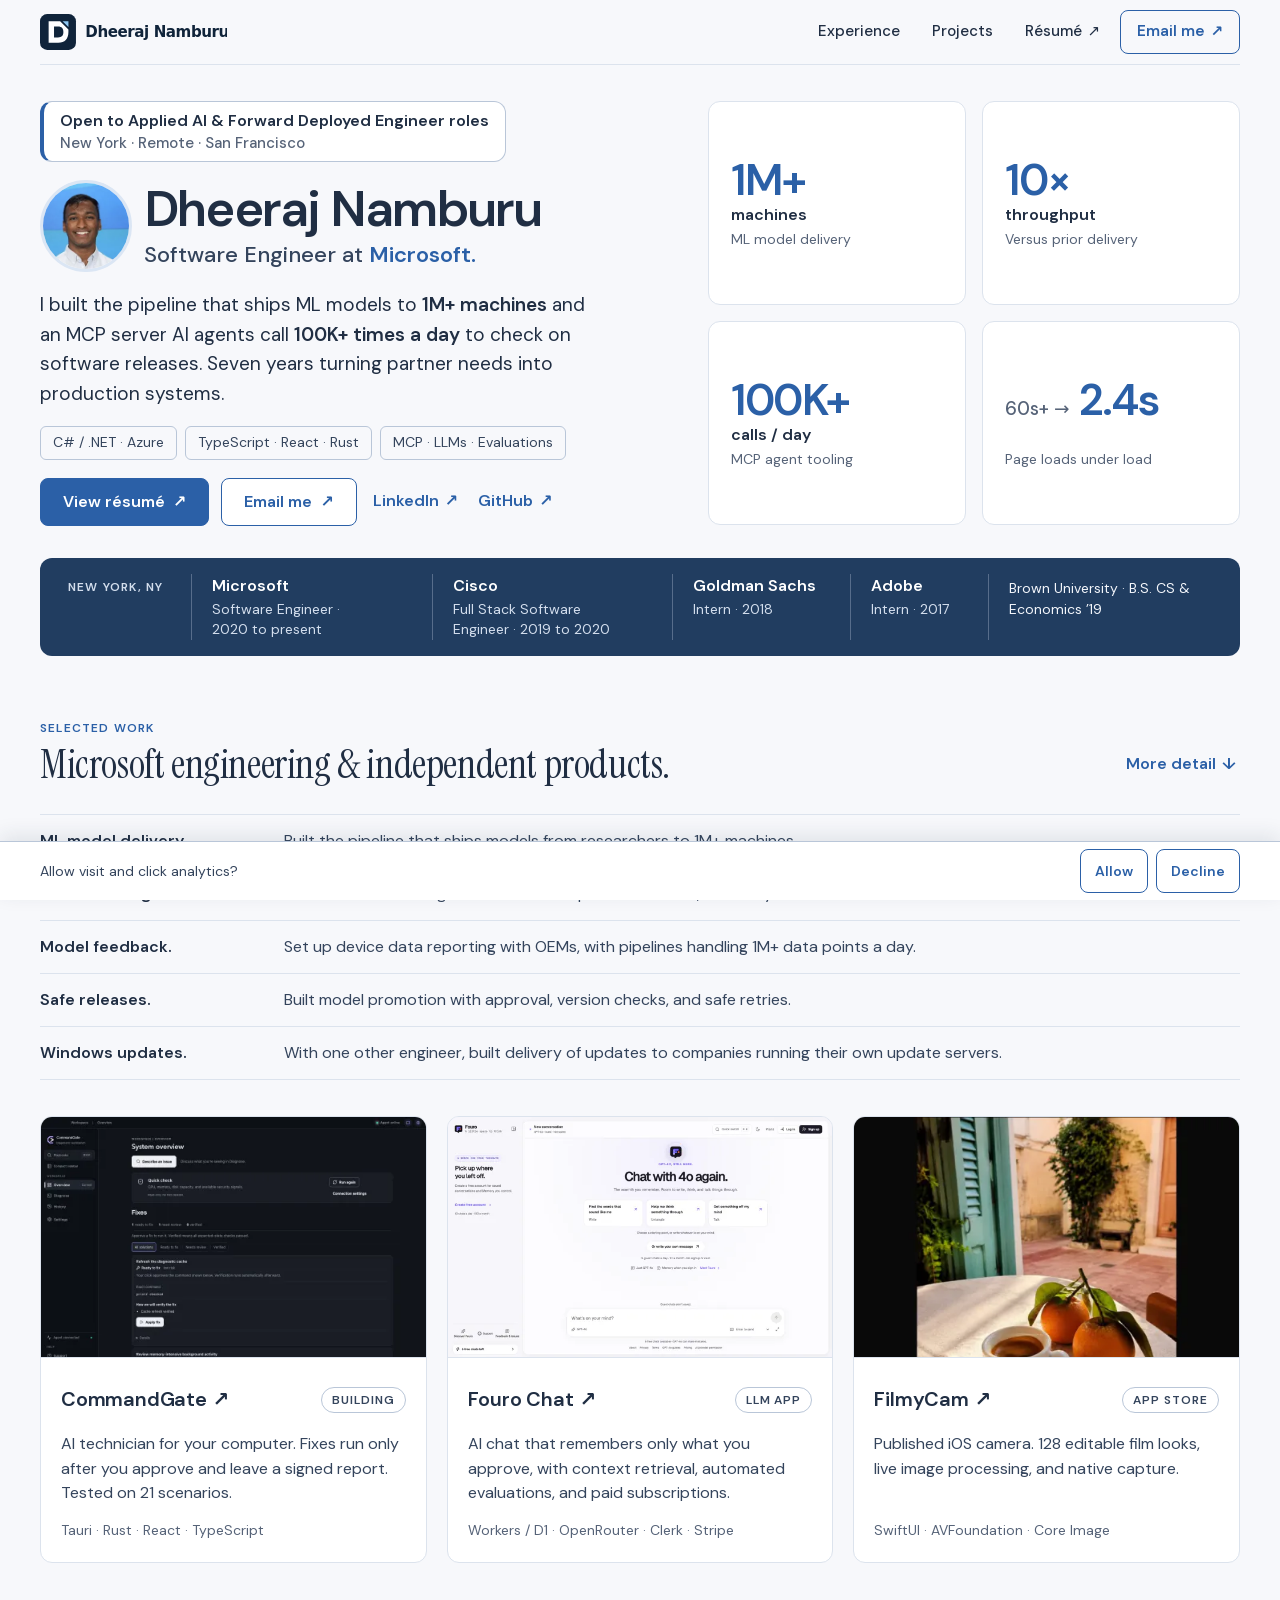
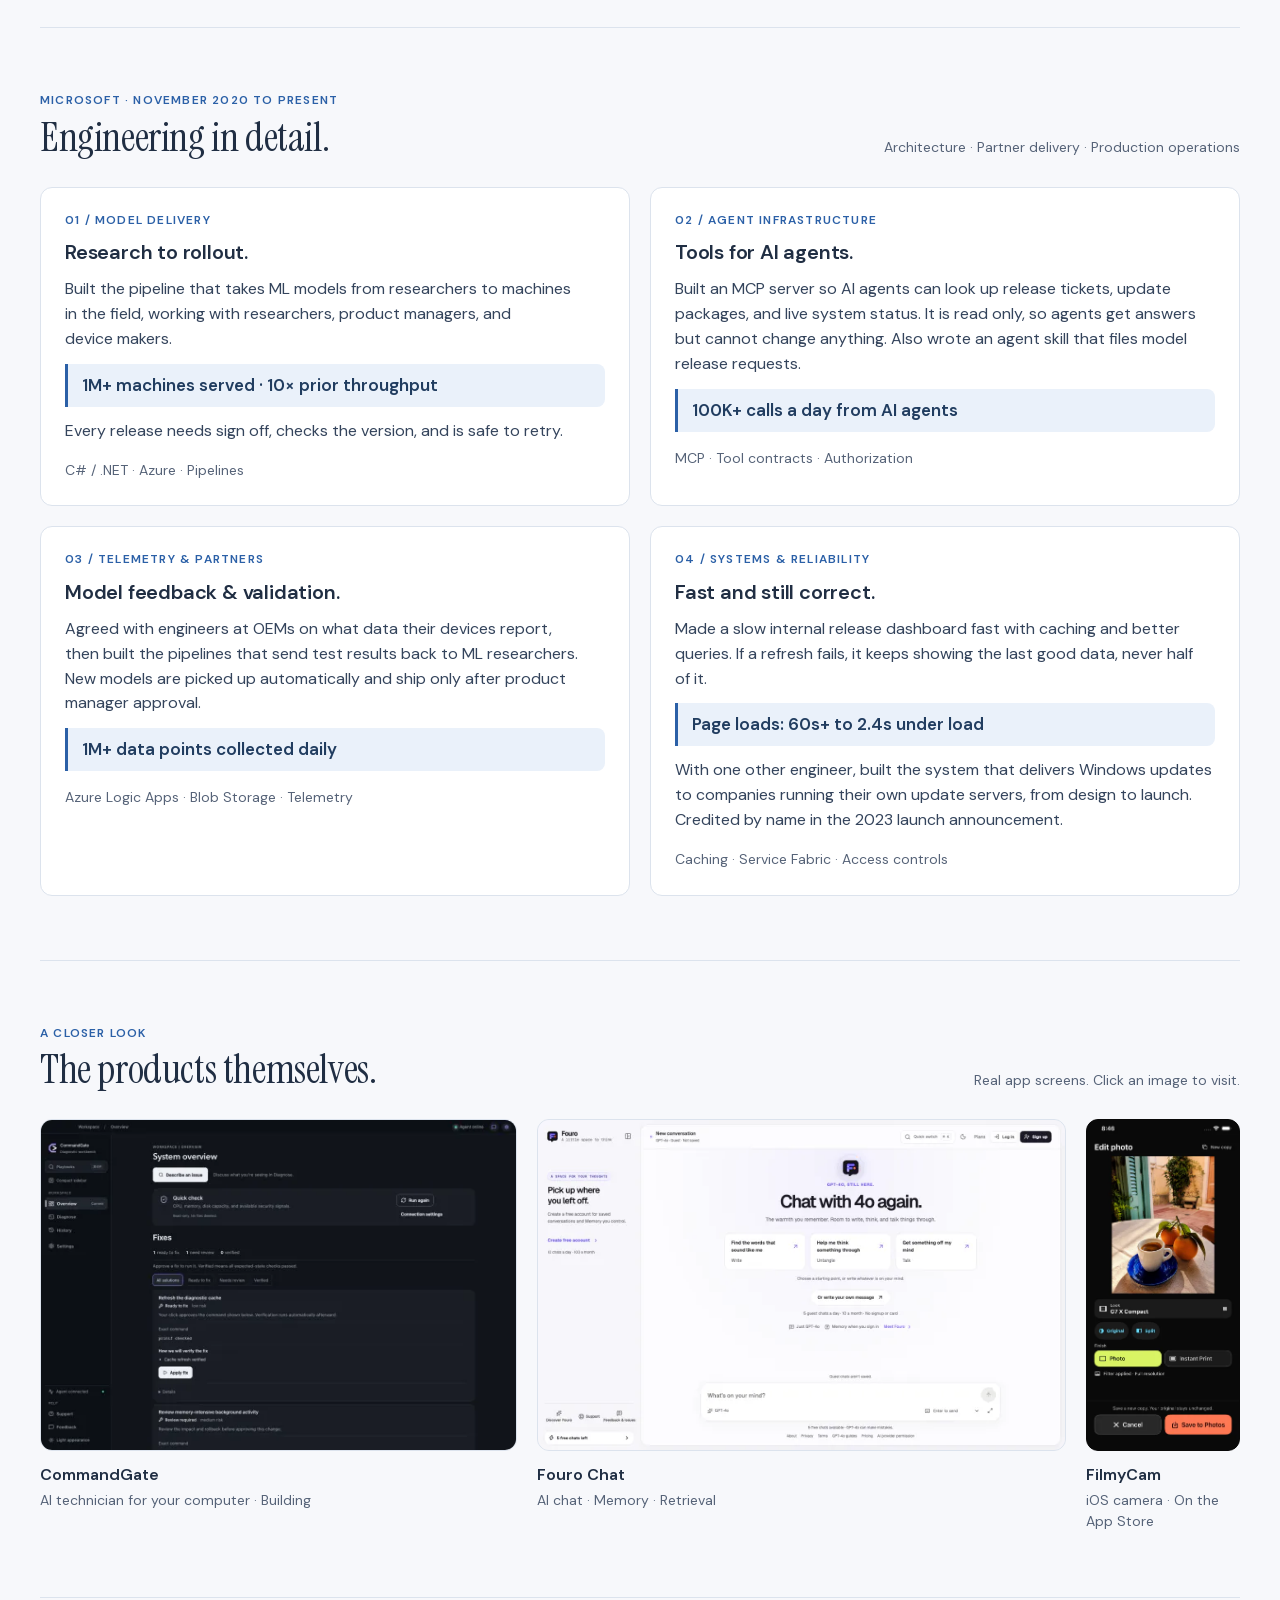
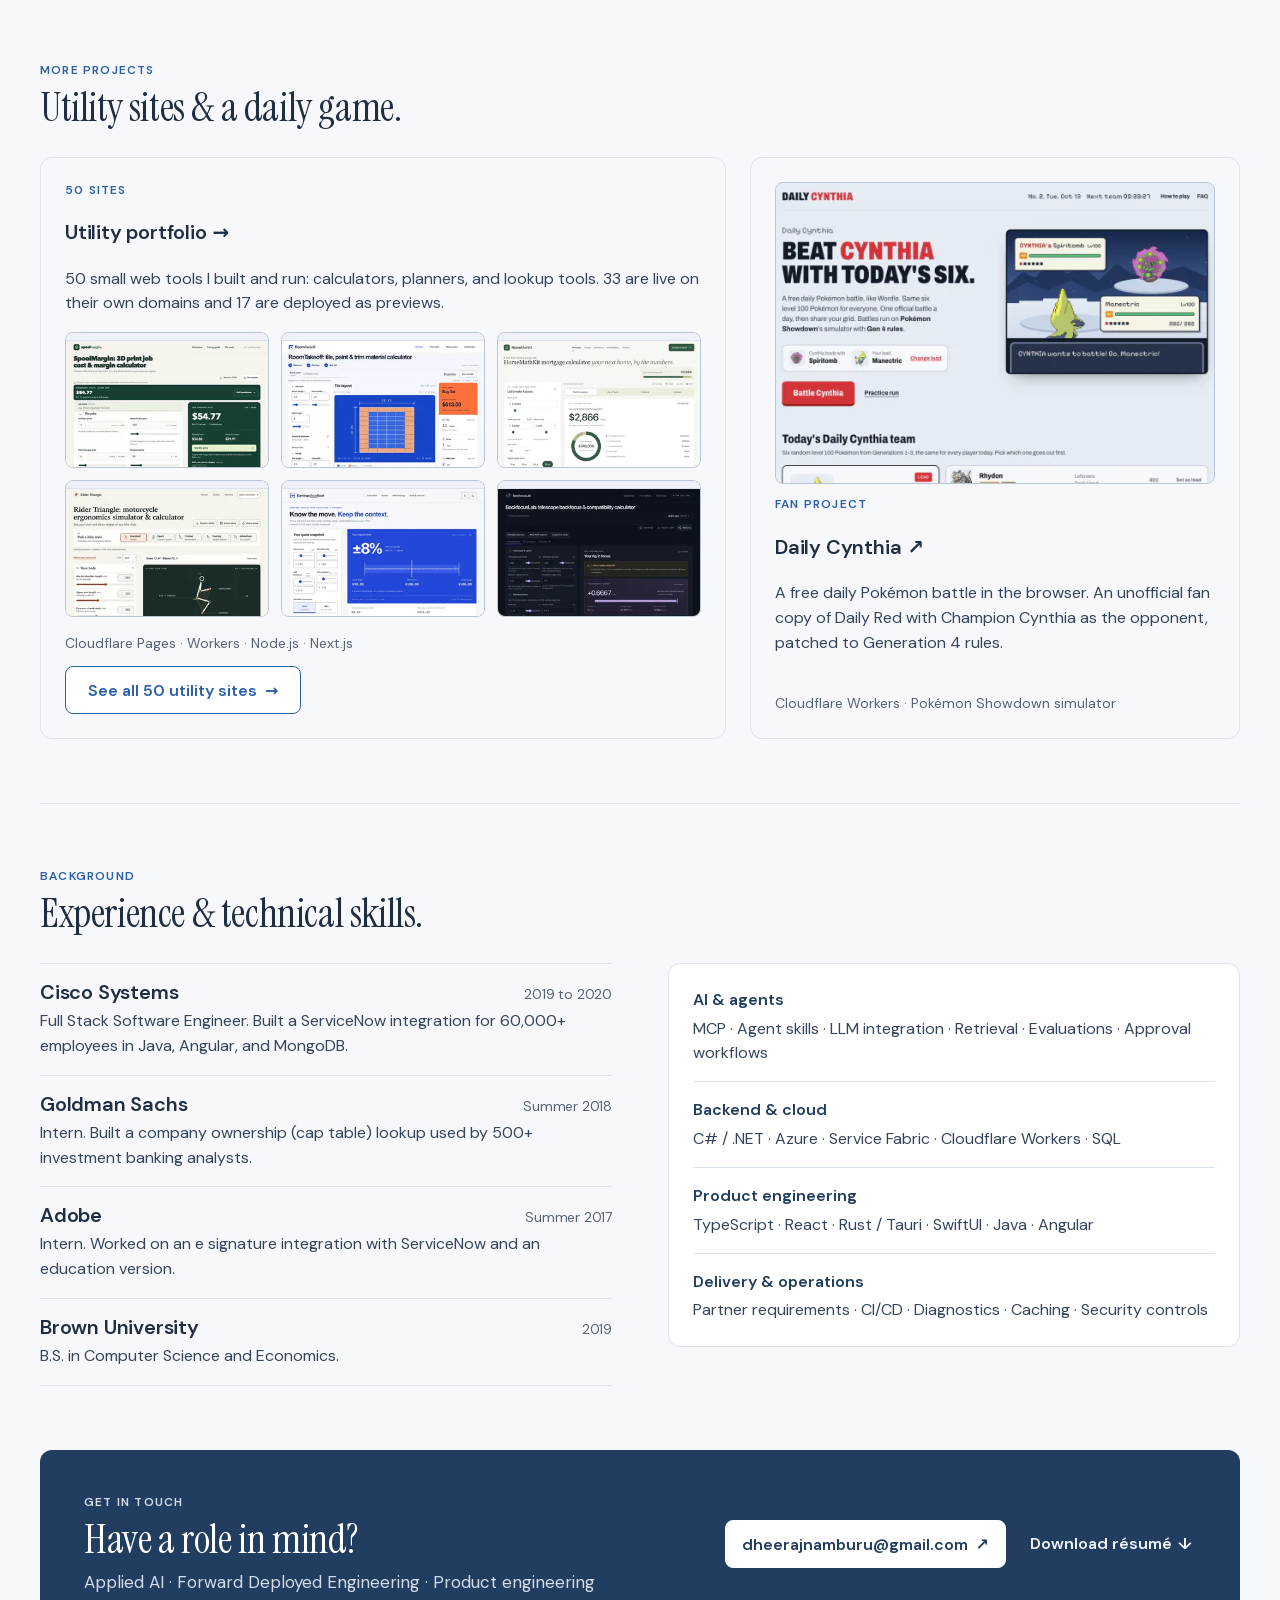
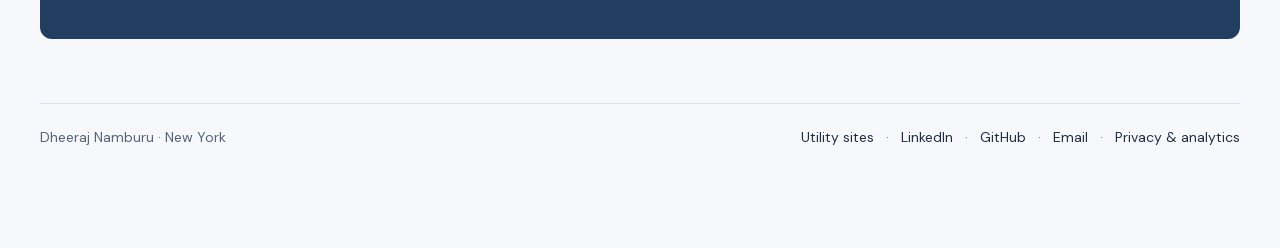
<file: index.html>
<!doctype html>
<html lang="en">
<head>
<meta charset="utf-8"><meta name="viewport" content="width=device-width,initial-scale=1">
<title>Dheeraj Namburu | Software Engineer · Applied AI</title>
<meta name="description" content="Software Engineer at Microsoft. Open to Applied AI and Forward Deployed Engineer roles. Built the pipeline that ships ML models to 1M+ machines and an MCP server AI agents call 100K+ times a day.">
<meta name="robots" content="max-image-preview:large">
<link rel="canonical" href="https://dheerajnamburu.com/">
<meta property="og:type" content="website"><meta property="og:url" content="https://dheerajnamburu.com/">
<meta property="og:title" content="Dheeraj Namburu | Software &amp; Applied AI">
<meta property="og:description" content="Microsoft engineering experience, production AI infrastructure, agent tooling, and independent products.">
<meta property="og:image" content="https://dheerajnamburu.com/assets/share/og-home-v1.png"><meta property="og:image:width" content="1200"><meta property="og:image:height" content="630"><meta property="og:image:type" content="image/png"><meta property="og:image:alt" content="Dheeraj Namburu, Software Engineer at Microsoft"><meta property="og:site_name" content="Dheeraj Namburu"><meta property="og:locale" content="en_US">
<meta name="twitter:card" content="summary_large_image"><meta name="twitter:title" content="Dheeraj Namburu | Software &amp; Applied AI"><meta name="twitter:description" content="Software Engineer at Microsoft. ML model delivery to 1M+ machines and tools for AI agents."><meta name="twitter:image" content="https://dheerajnamburu.com/assets/share/og-home-v1.png"><meta name="twitter:image:alt" content="Dheeraj Namburu, Software Engineer at Microsoft">
<link rel="icon" href="assets/brand/favicon-v3.ico" sizes="any"><link rel="icon" type="image/svg+xml" href="assets/brand/favicon-v3.svg"><link rel="apple-touch-icon" href="assets/brand/apple-touch-icon-v3.png" sizes="180x180"><meta name="theme-color" content="#10243A">
<link rel="preload" href="assets/fonts/font-0.woff2" as="font" type="font/woff2" crossorigin>
<link rel="preload" href="assets/fonts/font-2.woff2" as="font" type="font/woff2" crossorigin>
<link rel="stylesheet" href="styles.css?v=20261013-ux4">
<script type="application/ld+json">{"@context":"https://schema.org","@graph":[{"@type":"WebSite","@id":"https://dheerajnamburu.com/#website","name":"Dheeraj Namburu","url":"https://dheerajnamburu.com/","inLanguage":"en"},{"@type":"ProfilePage","@id":"https://dheerajnamburu.com/#profilepage","url":"https://dheerajnamburu.com/","name":"Dheeraj Namburu | Software Engineer · Applied AI","isPartOf":{"@id":"https://dheerajnamburu.com/#website"},"mainEntity":{"@id":"https://dheerajnamburu.com/#person"},"dateModified":"2026-10-13"},{"@type":"Person","@id":"https://dheerajnamburu.com/#person","name":"Dheeraj Namburu","url":"https://dheerajnamburu.com/","image":"https://dheerajnamburu.com/profile.jpg","jobTitle":"Software Engineer","worksFor":{"@type":"Organization","name":"Microsoft"},"description":"Software Engineer at Microsoft. Built the pipeline that ships ML models to 1M+ machines and an MCP server AI agents call 100K+ times a day.","alumniOf":{"@type":"CollegeOrUniversity","name":"Brown University"},"knowsAbout":["C#",".NET","Azure","TypeScript","React","Rust","MCP","LLMs","Evaluations"],"address":{"@type":"PostalAddress","addressLocality":"New York","addressRegion":"NY","addressCountry":"US"},"sameAs":["https://www.linkedin.com/in/dheeraj-n/","https://github.com/dheeraj5612"]}]}</script>
</head>
<body>
<a class="skip" href="#main">Skip to content</a>
<div class="page-shell">
<header class="site-header">
<a class="brand" href="#main" aria-label="Dheeraj Namburu, back to top"><img class="brand-logo" src="assets/brand/logo-v3.svg" width="187" height="36" alt="Dheeraj Namburu"><img class="brand-mark" src="assets/brand/favicon-v3.svg" width="32" height="32" alt=""></a>
<nav aria-label="Main navigation"><a href="#work">Experience</a><a href="#projects">Projects</a><a href="Dheeraj-Namburu-Resume.pdf">Résumé <span aria-hidden="true">↗</span></a><a class="nav-contact" href="mailto:dheerajnamburu@gmail.com">Email me <span aria-hidden="true">↗</span></a></nav>
</header>
<main id="main">
<div class="top">
<section class="hero" aria-labelledby="hero-title">
<div class="availability"><p>Open to Applied AI &amp; Forward Deployed Engineer roles<br><span>New York · Remote · San Francisco</span></p></div>
<div class="identity"><img class="portrait" src="profile-192.webp" width="92" height="92" fetchpriority="high" alt="Dheeraj Namburu"><div><h1 id="hero-title">Dheeraj Namburu</h1><p class="role">Software Engineer at <strong>Microsoft.</strong></p></div></div>
<p class="intro">I built the pipeline that ships ML models to <strong>1M+ machines</strong> and an MCP server AI agents call <strong>100K+ times a day</strong> to check on software releases. Seven years turning partner needs into production systems.</p>
<p class="mobile-context">7 years · New York · Brown CS &amp; Economics<br><span>Previously Cisco · Goldman Sachs · Adobe</span></p>
<p class="mobile-toolkit">C# / .NET · Azure · TypeScript · React · MCP</p>
<div class="focus-tags" aria-label="Technical focus"><span>C# / .NET · Azure</span><span>TypeScript · React · Rust</span><span>MCP · LLMs · Evaluations</span></div>
<div class="actions"><a class="button" href="Dheeraj-Namburu-Resume.pdf">View résumé <span aria-hidden="true">↗</span></a><a class="button secondary" href="mailto:dheerajnamburu@gmail.com">Email me <span aria-hidden="true">↗</span></a><a class="text-link" href="https://www.linkedin.com/in/dheeraj-n/">LinkedIn <span aria-hidden="true">↗</span></a><a class="text-link" href="https://github.com/dheeraj5612">GitHub <span aria-hidden="true">↗</span></a></div>
</section>
<section class="proof-strip" aria-label="Selected impact at Microsoft">
<article><p class="result">1M+ <span>machines</span></p><p>ML model delivery</p></article>
<article><p class="result">10× <span>throughput</span></p><p>Versus prior delivery</p></article>
<article><p class="result">100K+ <span>calls / day</span></p><p>MCP agent tooling</p></article>
<article><p class="result"><span class="previous-time">60s+ →</span> 2.4s</p><p>Page loads under load</p></article>
</section>
</div>
<aside class="profile" aria-label="Career at a glance"><p class="profile-location">NEW YORK, NY</p><div class="career-snapshot"><div><strong>Microsoft</strong><span>Software Engineer · 2020 to present</span></div><div><strong>Cisco</strong><span>Full Stack Software Engineer · 2019 to 2020</span></div><div><strong>Goldman Sachs</strong><span>Intern · 2018</span></div><div><strong>Adobe</strong><span>Intern · 2017</span></div></div><p class="education">Brown University · B.S. CS &amp; Economics ’19</p></aside>
<section class="overview-section" aria-labelledby="overview-title">
<div class="section-head"><div><p class="eyebrow">SELECTED WORK</p><h2 id="overview-title"><span class="wide-label">Microsoft engineering &amp; independent products.</span><span class="mobile-label">Work &amp; projects</span></h2></div><a class="text-link" href="#work">More detail <span aria-hidden="true">↓</span></a></div>
<div class="overview">
<ul class="mobile-work" aria-label="Microsoft work highlights"><li><strong>Model delivery:</strong> Research &amp; OEM needs to production.</li><li><strong>AI agents:</strong> MCP diagnostics &amp; model promotion.</li><li><strong>Reliability:</strong> Approval, retries, caching &amp; publishing.</li></ul>
<div class="work-digest" aria-label="Microsoft work highlights"><ul class="work-bullets">
<li><strong>ML model delivery.</strong> Built the pipeline that ships models from researchers to 1M+ machines.</li>
<li><strong>Tools for AI agents.</strong> Built an MCP server agents use to look up release status, read only.</li>
<li><strong>Model feedback.</strong> Set up device data reporting with OEMs, with pipelines handling 1M+ data points a day.</li>
<li><strong>Safe releases.</strong> Built model promotion with approval, version checks, and safe retries.</li>
<li><strong>Windows updates.</strong> With one other engineer, built delivery of updates to companies running their own update servers.</li>
</ul></div>
<div id="projects" class="projects" aria-label="Independent products">
<article class="project-card"><a class="project-preview" href="https://commandgate.ai" aria-label="Visit CommandGate"><img src="assets/commandgate-800.webp" srcset="assets/commandgate-240.webp 240w, assets/commandgate-360.webp 360w, assets/commandgate-480.webp 480w, assets/commandgate-640.webp 640w, assets/commandgate-800.webp 800w" sizes="(min-width:1280px) 385px, (min-width:1080px) calc(30.3vw - 3.17px), (min-width:806px) calc(39.4vw - 7.31px), (min-width:720px) 310px, (min-width:380px) calc(47.4vw - 15px), 172px" width="800" height="556" loading="lazy" decoding="async" alt="CommandGate diagnostic workbench with demo data"></a><div><div class="project-identity"><h3><a href="https://commandgate.ai">CommandGate <span aria-hidden="true">↗</span></a></h3><span class="category">BUILDING</span></div><p class="project-description">AI technician for your computer. Fixes run only after you approve and leave a signed report. Tested on 21 scenarios.</p><p class="mobile-project-description">AI desktop repairs</p><p class="tech">Tauri · Rust · React · TypeScript</p></div></article>
<article class="project-card"><a class="project-preview" href="https://fouro.ai" aria-label="Visit Fouro Chat"><img src="assets/fouro-800.webp" srcset="assets/fouro-240.webp 240w, assets/fouro-360.webp 360w, assets/fouro-480.webp 480w, assets/fouro-640.webp 640w, assets/fouro-800.webp 800w" sizes="(min-width:1280px) 385px, (min-width:1080px) calc(30.3vw - 3.16px), (min-width:880px) calc(39.4vw - 7.31px), (min-width:720px) 340px, (min-width:380px) calc(47.4vw - 15px), 215px" width="800" height="500" loading="lazy" decoding="async" alt="Fouro Chat public guest interface"></a><div><div class="project-identity"><h3><a href="https://fouro.ai">Fouro Chat <span aria-hidden="true">↗</span></a></h3><span class="category">LLM APP</span></div><p class="project-description">AI chat that remembers only what you approve, with context retrieval, automated evaluations, and paid subscriptions.</p><p class="mobile-project-description">AI chat · Memory &amp; retrieval</p><p class="tech">Workers / D1 · OpenRouter · Clerk · Stripe</p></div></article>
<article class="project-card"><a class="project-preview" href="https://apps.apple.com/us/app/filmy-camera-film-filters/id6801404866" aria-label="View FilmyCam on the App Store"><img src="assets/filmycam-800.webp" srcset="assets/filmycam-240.webp 240w, assets/filmycam-360.webp 360w, assets/filmycam-480.webp 480w, assets/filmycam-640.webp 640w, assets/filmycam-800.webp 739w" sizes="(min-width:1280px) 385px, (min-width:1080px) calc(30.3vw - 3.17px), (min-width:880px) calc(39.4vw - 7.31px), (min-width:720px) 340px, (min-width:672px) calc(36.8vw - 1.79px), (min-width:500px) calc(38.5vw - 10.31px), (min-width:400px) 182px, 215px" width="739" height="462" loading="lazy" decoding="async" alt="FilmyCam photo editing screen"></a><div><div class="project-identity"><h3><a href="https://apps.apple.com/us/app/filmy-camera-film-filters/id6801404866">FilmyCam <span aria-hidden="true">↗</span></a></h3><span class="category">APP STORE</span></div><p class="project-description">Published iOS camera. 128 editable film looks, live image processing, and native capture.</p><p class="mobile-project-description">iOS camera · 128 film looks</p><p class="tech">SwiftUI · AVFoundation · Core Image</p></div></article>
</div>
</div>
</section>
<section id="work" class="work-section" aria-labelledby="work-title">
<div class="section-head"><div><p class="eyebrow">MICROSOFT · NOVEMBER 2020 TO PRESENT</p><h2 id="work-title">Engineering in detail.</h2></div><p>Architecture · Partner delivery · Production operations</p></div>
<div class="work-grid">
<article><span class="number">01 / MODEL DELIVERY</span><h3>Research to rollout.</h3><p>Built the pipeline that takes ML models from researchers to machines in the field, working with researchers, product managers, and device makers.</p><p class="work-outcome">1M+ machines served · 10× prior throughput</p><p>Every release needs sign off, checks the version, and is safe to retry.</p><p class="tech">C# / .NET · Azure · Pipelines</p></article>
<article><span class="number">02 / AGENT INFRASTRUCTURE</span><h3>Tools for AI agents.</h3><p>Built an MCP server so AI agents can look up release tickets, update packages, and live system status. It is read only, so agents get answers but cannot change anything. Also wrote an agent skill that files model release requests.</p><p class="work-outcome">100K+ calls a day from AI agents</p><p class="tech">MCP · Tool contracts · Authorization</p></article>
<article><span class="number">03 / TELEMETRY &amp; PARTNERS</span><h3>Model feedback &amp; validation.</h3><p>Agreed with engineers at OEMs on what data their devices report, then built the pipelines that send test results back to ML researchers. New models are picked up automatically and ship only after product manager approval.</p><p class="work-outcome">1M+ data points collected daily</p><p class="tech">Azure Logic Apps · Blob Storage · Telemetry</p></article>
<article><span class="number">04 / SYSTEMS &amp; RELIABILITY</span><h3>Fast and still correct.</h3><p>Made a slow internal release dashboard fast with caching and better queries. If a refresh fails, it keeps showing the last good data, never half of it.</p><p class="work-outcome">Page loads: 60s+ to 2.4s under load</p><p>With one other engineer, built the system that delivers Windows updates to companies running their own update servers, from design to launch. Credited by name in the 2023 launch announcement.</p><p class="tech">Caching · Service Fabric · Access controls</p></article>
</div>
</section>
<section class="gallery-section" aria-labelledby="gallery-title"><div class="section-head"><div><p class="eyebrow">A CLOSER LOOK</p><h2 id="gallery-title">The products themselves.</h2></div><p>Real app screens. Click an image to visit.</p></div><div class="product-gallery"><figure class="shot-wide" style="--ratio:1.44"><a href="https://commandgate.ai"><img src="assets/commandgate.png" srcset="assets/commandgate-504.webp 504w, assets/commandgate-648.webp 648w, assets/commandgate-792.webp 792w, assets/commandgate-1008.webp 1008w, assets/commandgate-1440.webp 1440w" sizes="(min-width:1280px) 475px, (min-width:1080px) calc(37.4vw - 4.19px), (min-width:720px) calc(46.9vw - 18.49px), (min-width:668px) calc(92vw - 2px), calc(96.2vw - 23px)" width="1440" height="1000" loading="lazy" decoding="async" alt="CommandGate desktop diagnostic workbench in demo state"></a><figcaption><strong>CommandGate</strong><span>AI technician for your computer · Building</span></figcaption></figure><figure class="shot-wide" style="--ratio:1.6"><a href="https://fouro.ai"><img src="assets/fouro.png" srcset="assets/fouro-480.webp 480w, assets/fouro-640.webp 640w, assets/fouro-800.webp 800w, assets/fouro-1000.webp 1000w, assets/fouro-1440.webp 1440w" sizes="(min-width:1280px) 528px, (min-width:1080px) calc(41.5vw - 3.94px), (min-width:720px) calc(46.9vw - 18.48px), (min-width:668px) calc(92vw - 2px), calc(96.2vw - 23px)" width="1440" height="900" loading="lazy" decoding="async" alt="Fouro Chat guest interface"></a><figcaption><strong>Fouro Chat</strong><span>AI chat · Memory · Retrieval</span></figcaption></figure><figure class="shot-phone" style="--ratio:0.4619"><a href="https://apps.apple.com/us/app/filmy-camera-film-filters/id6801404866"><img class="filmy-screen" src="assets/filmycam.jpg" srcset="assets/filmycam-full-157.webp 157w, assets/filmycam-full-321.webp 321w, assets/filmycam-full-420.webp 420w, assets/filmycam-full-630.webp 630w, assets/filmycam-full-739.webp 739w" sizes="(min-width:1280px) 153px, (min-width:1080px) calc(12vw - 1.37px), (min-width:720px) 178px, 204px" width="739" height="1600" loading="lazy" decoding="async" alt="FilmyCam camera screen from its App Store listing"></a><figcaption><strong>FilmyCam</strong><span>iOS camera · On the App Store</span></figcaption></figure></div></section>
<section id="more" class="more-section" aria-labelledby="more-title"><div class="section-head"><div><p class="eyebrow">MORE PROJECTS</p><h2 id="more-title">Utility sites &amp; a daily game.</h2></div></div>
<div class="more-grid">
<article class="more-panel more-utilities"><p class="eyebrow">50 SITES</p><h3><a href="utilities/" data-track-group="utility-directory" data-placement="home">Utility portfolio <span aria-hidden="true">→</span></a></h3><p>50 small web tools I built and run: calculators, planners, and lookup tools. 33 are live on their own domains and 17 are deployed as previews.</p>
<a href="utilities/" class="thumbs-link" tabindex="-1" aria-hidden="true" data-track-group="utility-directory" data-placement="home-thumbs"><ul class="thumbs">
<li><img src="assets/utilities/3d-print-job-costing.webp" srcset="assets/utilities/3d-print-job-costing-320.webp 320w, assets/utilities/3d-print-job-costing.webp 640w" sizes="(min-width:1280px) 202px, (min-width:1080px) calc(19.5vw - 47px), (min-width:720px) calc(30.7vw - 26px), calc(50vw - 53px)" width="640" height="400" loading="lazy" decoding="async" alt="SpoolMargin"></li>
<li><img src="assets/utilities/finish-layout-construction-toolkit.webp" srcset="assets/utilities/finish-layout-construction-toolkit-320.webp 320w, assets/utilities/finish-layout-construction-toolkit.webp 640w" sizes="(min-width:1280px) 202px, (min-width:1080px) calc(19.5vw - 47px), (min-width:720px) calc(30.7vw - 26px), calc(50vw - 53px)" width="640" height="400" loading="lazy" decoding="async" alt="RoomTakeoff"></li>
<li><img src="assets/utilities/mortgage-calculator.webp" srcset="assets/utilities/mortgage-calculator-320.webp 320w, assets/utilities/mortgage-calculator.webp 640w" sizes="(min-width:1280px) 202px, (min-width:1080px) calc(19.5vw - 47px), (min-width:720px) calc(30.7vw - 26px), calc(50vw - 53px)" width="640" height="400" loading="lazy" decoding="async" alt="HomeMathKit"></li>
<li><img src="assets/utilities/motorcycle-ergonomics.webp" srcset="assets/utilities/motorcycle-ergonomics-320.webp 320w, assets/utilities/motorcycle-ergonomics.webp 640w" sizes="(min-width:1280px) 202px, (min-width:1080px) calc(19.5vw - 47px), (min-width:720px) calc(30.7vw - 26px), calc(50vw - 53px)" width="640" height="400" loading="lazy" decoding="async" alt="Rider Triangle"></li>
<li><img src="assets/utilities/earnings-implied-move-database.webp" srcset="assets/utilities/earnings-implied-move-database-320.webp 320w, assets/utilities/earnings-implied-move-database.webp 640w" sizes="(min-width:1280px) 202px, (min-width:1080px) calc(19.5vw - 47px), (min-width:720px) calc(30.7vw - 26px), calc(50vw - 53px)" width="640" height="400" loading="lazy" decoding="async" alt="EarningsMoveBook"></li>
<li><img src="assets/utilities/astronomy-equipment-compatibility.webp" srcset="assets/utilities/astronomy-equipment-compatibility-320.webp 320w, assets/utilities/astronomy-equipment-compatibility.webp 640w" sizes="(min-width:1280px) 202px, (min-width:1080px) calc(19.5vw - 47px), (min-width:720px) calc(30.7vw - 26px), calc(50vw - 53px)" width="640" height="400" loading="lazy" decoding="async" alt="BackfocusLab"></li>
</ul></a>
<p class="tech">Cloudflare Pages · Workers · Node.js · Next.js</p><a class="button secondary" href="utilities/" data-track-group="utility-directory" data-placement="home">See all 50 utility sites <span aria-hidden="true">→</span></a></article>
<article class="more-panel more-game"><a class="game-preview" href="https://dailycynthia.com/" data-track-group="game" data-site="dailycynthia.com"><img src="assets/dailycynthia-640.webp" srcset="assets/dailycynthia-560.webp 560w, assets/dailycynthia-640.webp 640w, assets/dailycynthia-800.webp 800w, assets/dailycynthia-1024.webp 1024w, assets/dailycynthia-1280.webp 1280w" sizes="(min-width:1280px) 482px, (min-width:1080px) calc(41.7vw - 51.8px), (min-width:620px) calc(93.3vw - 59.9px), calc(96.9vw - 76.5px)" width="640" height="400" loading="lazy" decoding="async" alt="Daily Cynthia battle screen"></a><p class="eyebrow">FAN PROJECT</p><h3><a href="https://dailycynthia.com/" data-track-group="game" data-site="dailycynthia.com">Daily Cynthia <span aria-hidden="true">↗</span></a></h3><p>A free daily Pokémon battle in the browser. An unofficial fan copy of Daily Red with Champion Cynthia as the opponent, patched to Generation 4 rules.</p><p class="tech">Cloudflare Workers · Pokémon Showdown simulator</p></article>
</div></section>
<section class="background-section" aria-labelledby="background-title"><div class="section-head"><div><p class="eyebrow">BACKGROUND</p><h2 id="background-title">Experience &amp; technical skills.</h2></div></div><div class="background-grid"><div class="earlier-work"><article><h3>Cisco Systems <span>2019 to 2020</span></h3><p>Full Stack Software Engineer. Built a ServiceNow integration for 60,000+ employees in Java, Angular, and MongoDB.</p></article><article><h3>Goldman Sachs <span>Summer 2018</span></h3><p>Intern. Built a company ownership (cap table) lookup used by 500+ investment banking analysts.</p></article><article><h3>Adobe <span>Summer 2017</span></h3><p>Intern. Worked on an e signature integration with ServiceNow and an education version.</p></article><article><h3>Brown University <span>2019</span></h3><p>B.S. in Computer Science and Economics.</p></article></div><dl class="toolkit"><div><dt>AI &amp; agents</dt><dd>MCP · Agent skills · LLM integration · Retrieval · Evaluations · Approval workflows</dd></div><div><dt>Backend &amp; cloud</dt><dd>C# / .NET · Azure · Service Fabric · Cloudflare Workers · SQL</dd></div><div><dt>Product engineering</dt><dd>TypeScript · React · Rust / Tauri · SwiftUI · Java · Angular</dd></div><div><dt>Delivery &amp; operations</dt><dd>Partner requirements · CI/CD · Diagnostics · Caching · Security controls</dd></div></dl></div></section>
<section class="contact" aria-labelledby="contact-title"><div><p class="eyebrow">GET IN TOUCH</p><h2 id="contact-title">Have a role in mind?</h2><p>Applied AI · Forward Deployed Engineering · Product engineering</p></div><div class="contact-links"><a class="button" href="mailto:dheerajnamburu@gmail.com">dheerajnamburu@gmail.com <span aria-hidden="true">↗</span></a><a class="text-link" href="Dheeraj-Namburu-Resume.pdf" download>Download résumé <span aria-hidden="true">↓</span></a></div></section>
</main>
<footer><span>Dheeraj Namburu · New York</span><span class="footer-links"><a href="utilities/" data-track-group="utility-directory" data-placement="footer">Utility sites</a><span class="sep" aria-hidden="true">·</span><a href="https://www.linkedin.com/in/dheeraj-n/">LinkedIn</a><span class="sep" aria-hidden="true">·</span><a href="https://github.com/dheeraj5612">GitHub</a><span class="sep" aria-hidden="true">·</span><a href="mailto:dheerajnamburu@gmail.com">Email</a><span class="sep" aria-hidden="true">·</span><button id="privacy-settings" class="footer-button" type="button">Privacy &amp; analytics</button></span></footer>
</div>
<div id="analytics-notice" class="analytics-notice" role="region" hidden aria-label="Optional analytics"><span>Allow visit and click analytics?</span><div><button class="choice" data-analytics-choice="allow" type="button">Allow</button><button class="choice" data-analytics-choice="deny" type="button">Decline</button></div></div>
<dialog id="privacy-dialog" aria-labelledby="privacy-title"><div class="privacy-content"><h2 id="privacy-title">Privacy &amp; analytics</h2><p>With your permission, Google Analytics measures visits, traffic sources, approximate region, device type, reading depth, and clicks on my projects, résumé, and email links. Advertising features are disabled.</p><p>I do not collect visitor names or email addresses through analytics. Contacting me opens your own email app. You can change your analytics choice here at any time.</p><p><a href="https://policies.google.com/privacy">Google’s privacy policy</a></p><div class="privacy-actions"><button class="choice" data-analytics-choice="allow" type="button">Allow analytics</button><button class="choice" data-analytics-choice="deny" type="button">Decline analytics</button><button class="choice" id="privacy-close" type="button">Close</button></div></div></dialog>
<script src="analytics.js?v=20261013" defer></script>
</body>
</html>
</file>
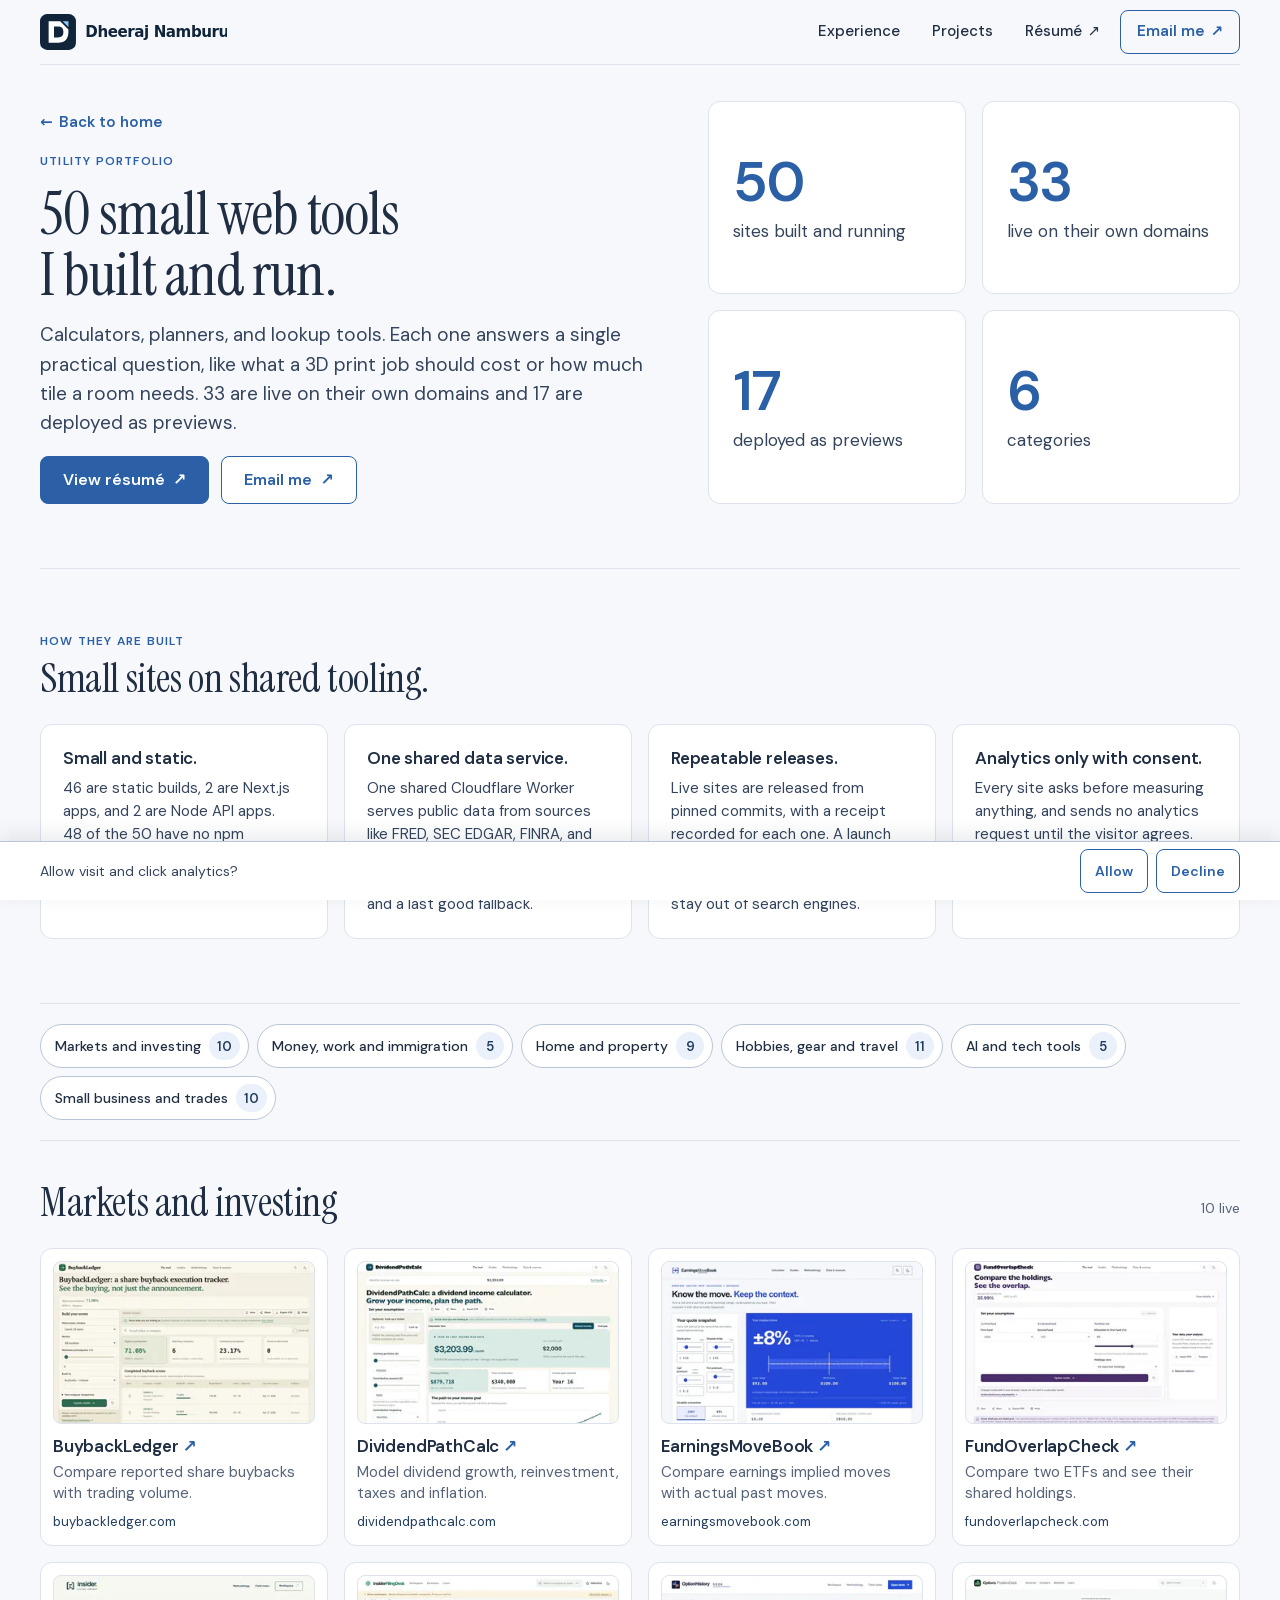
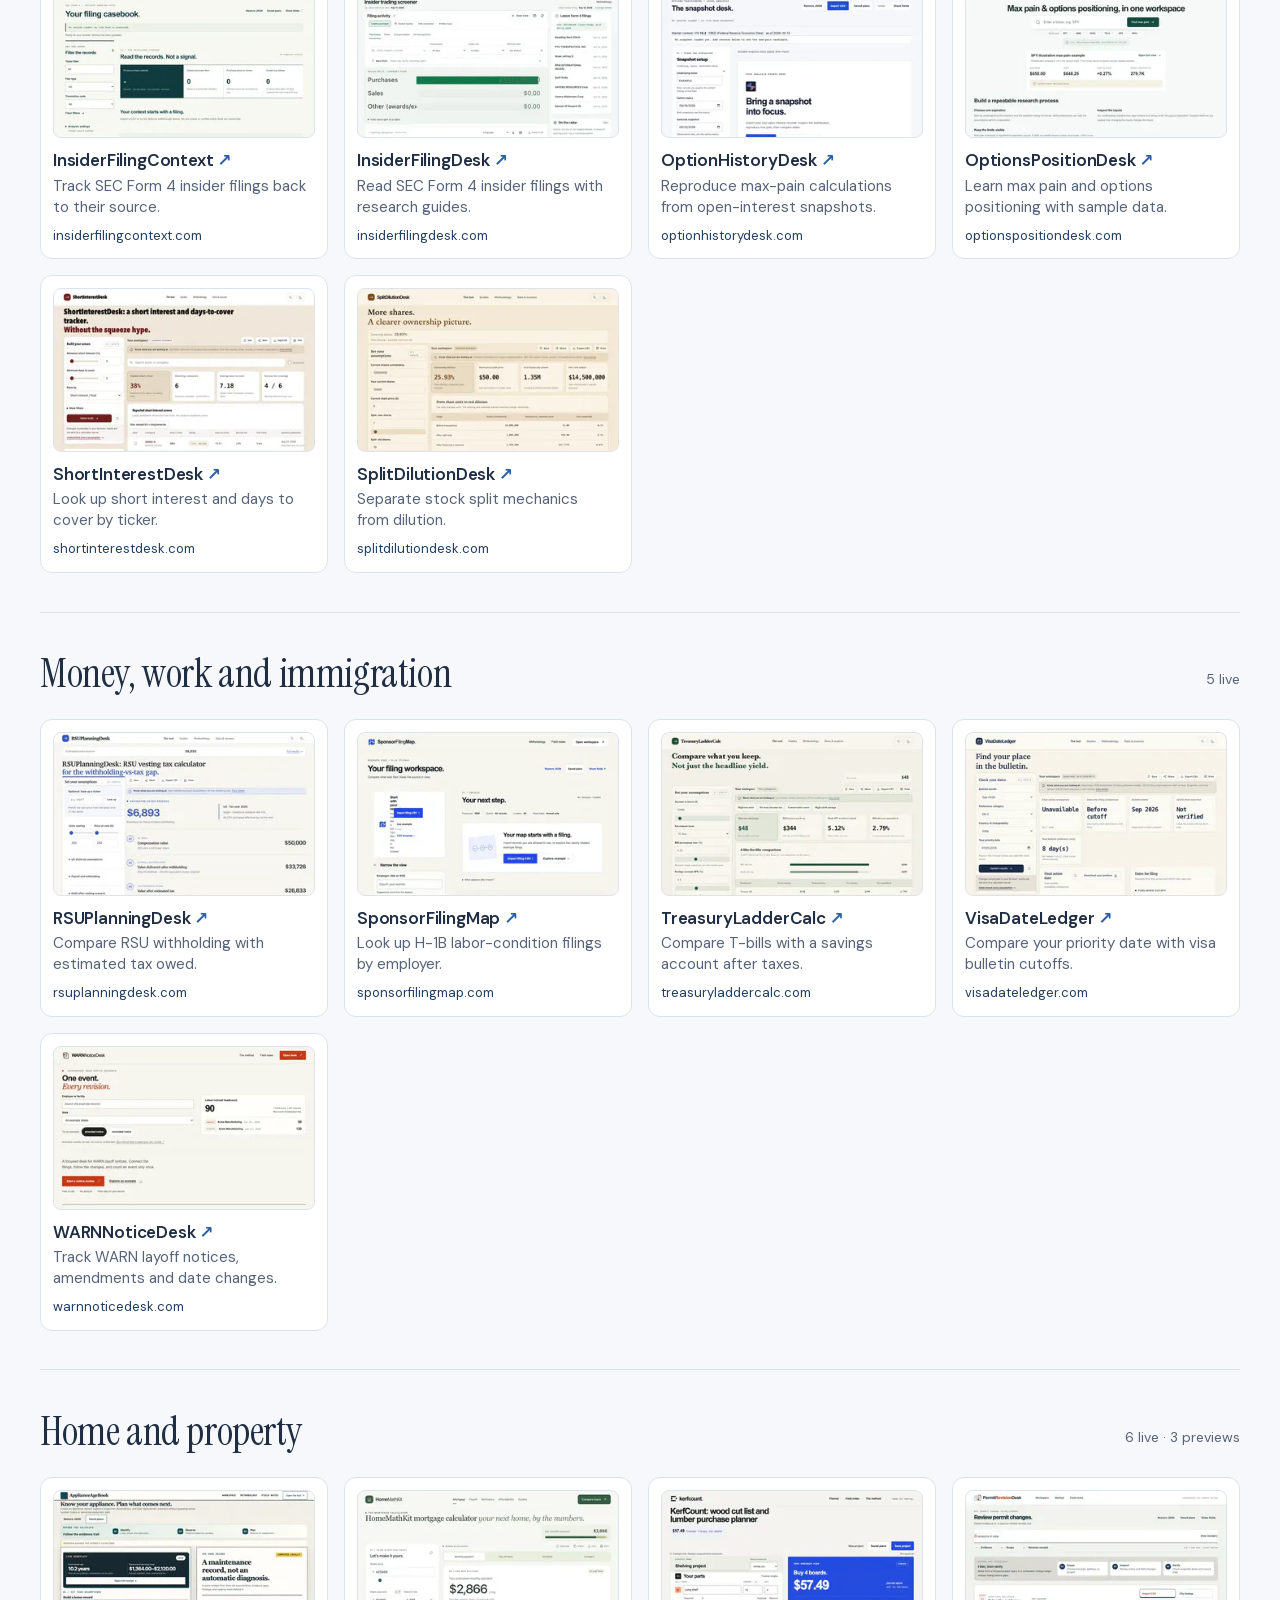
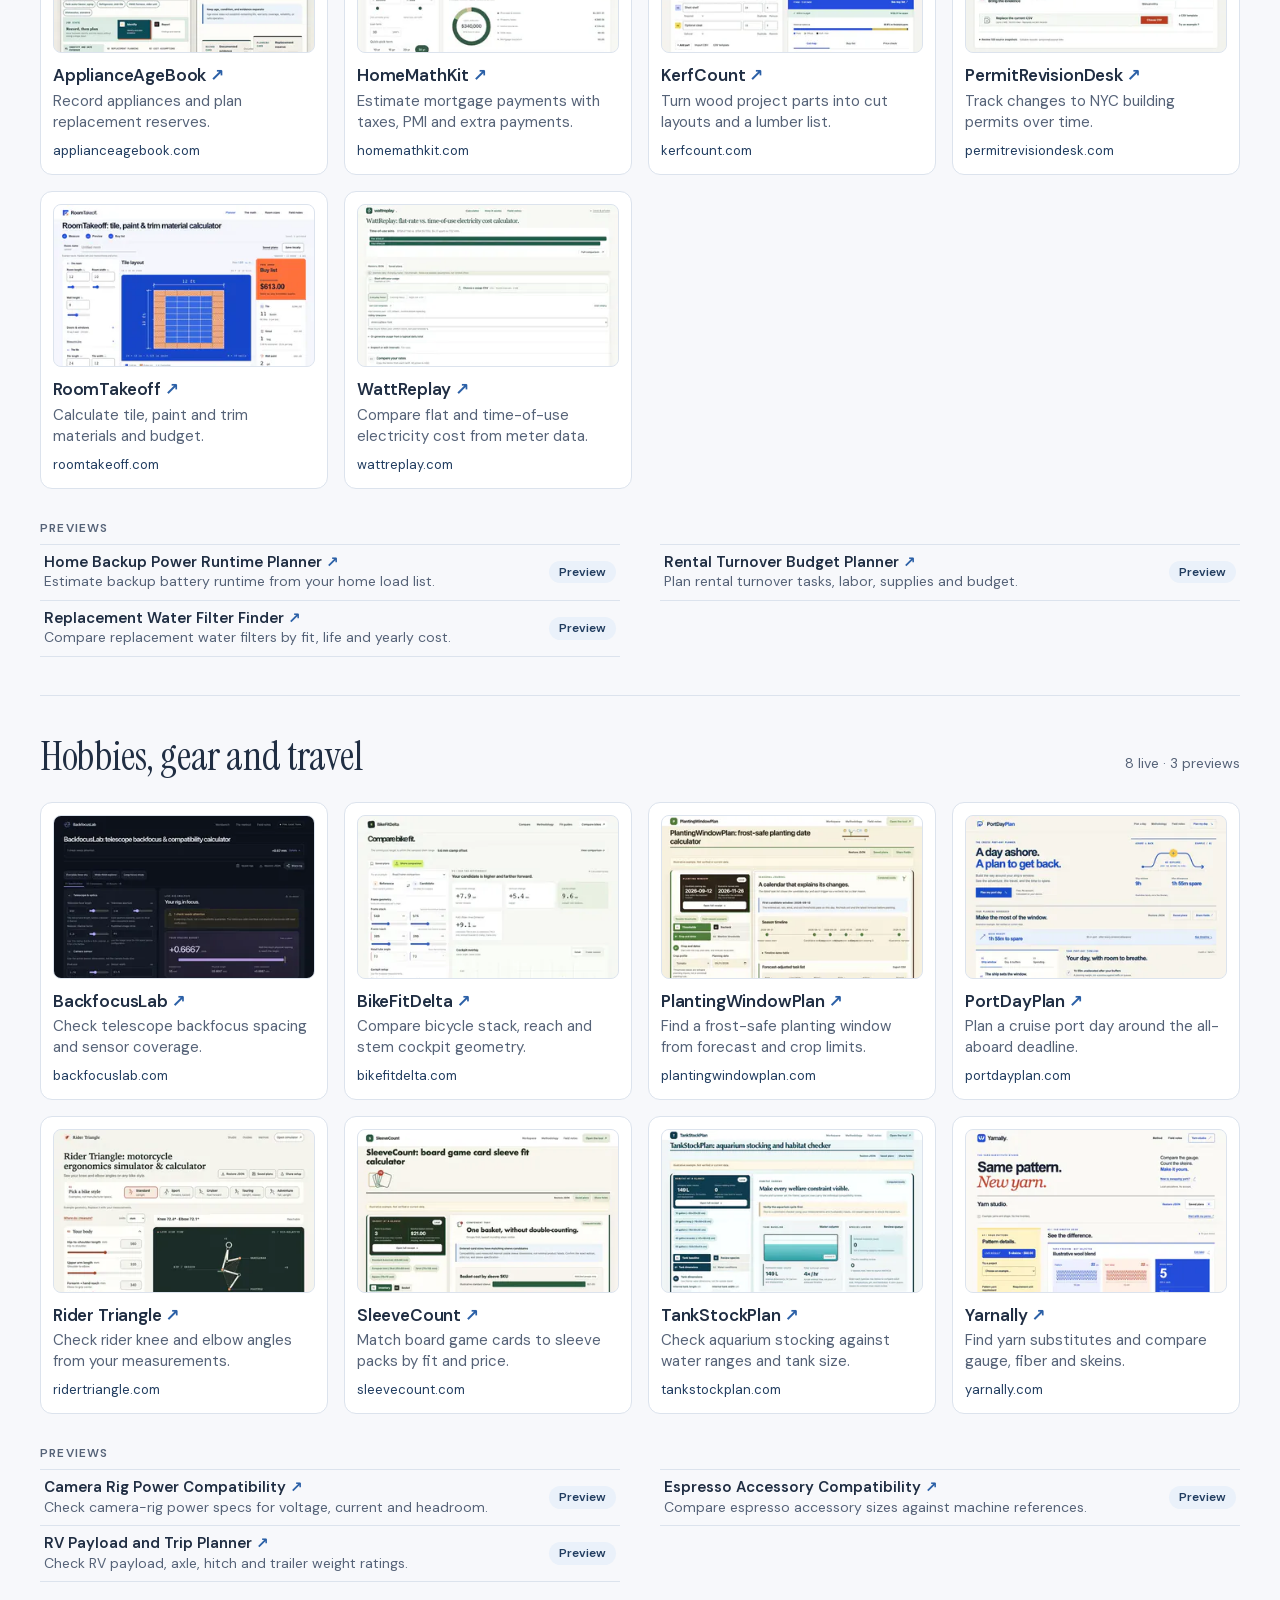
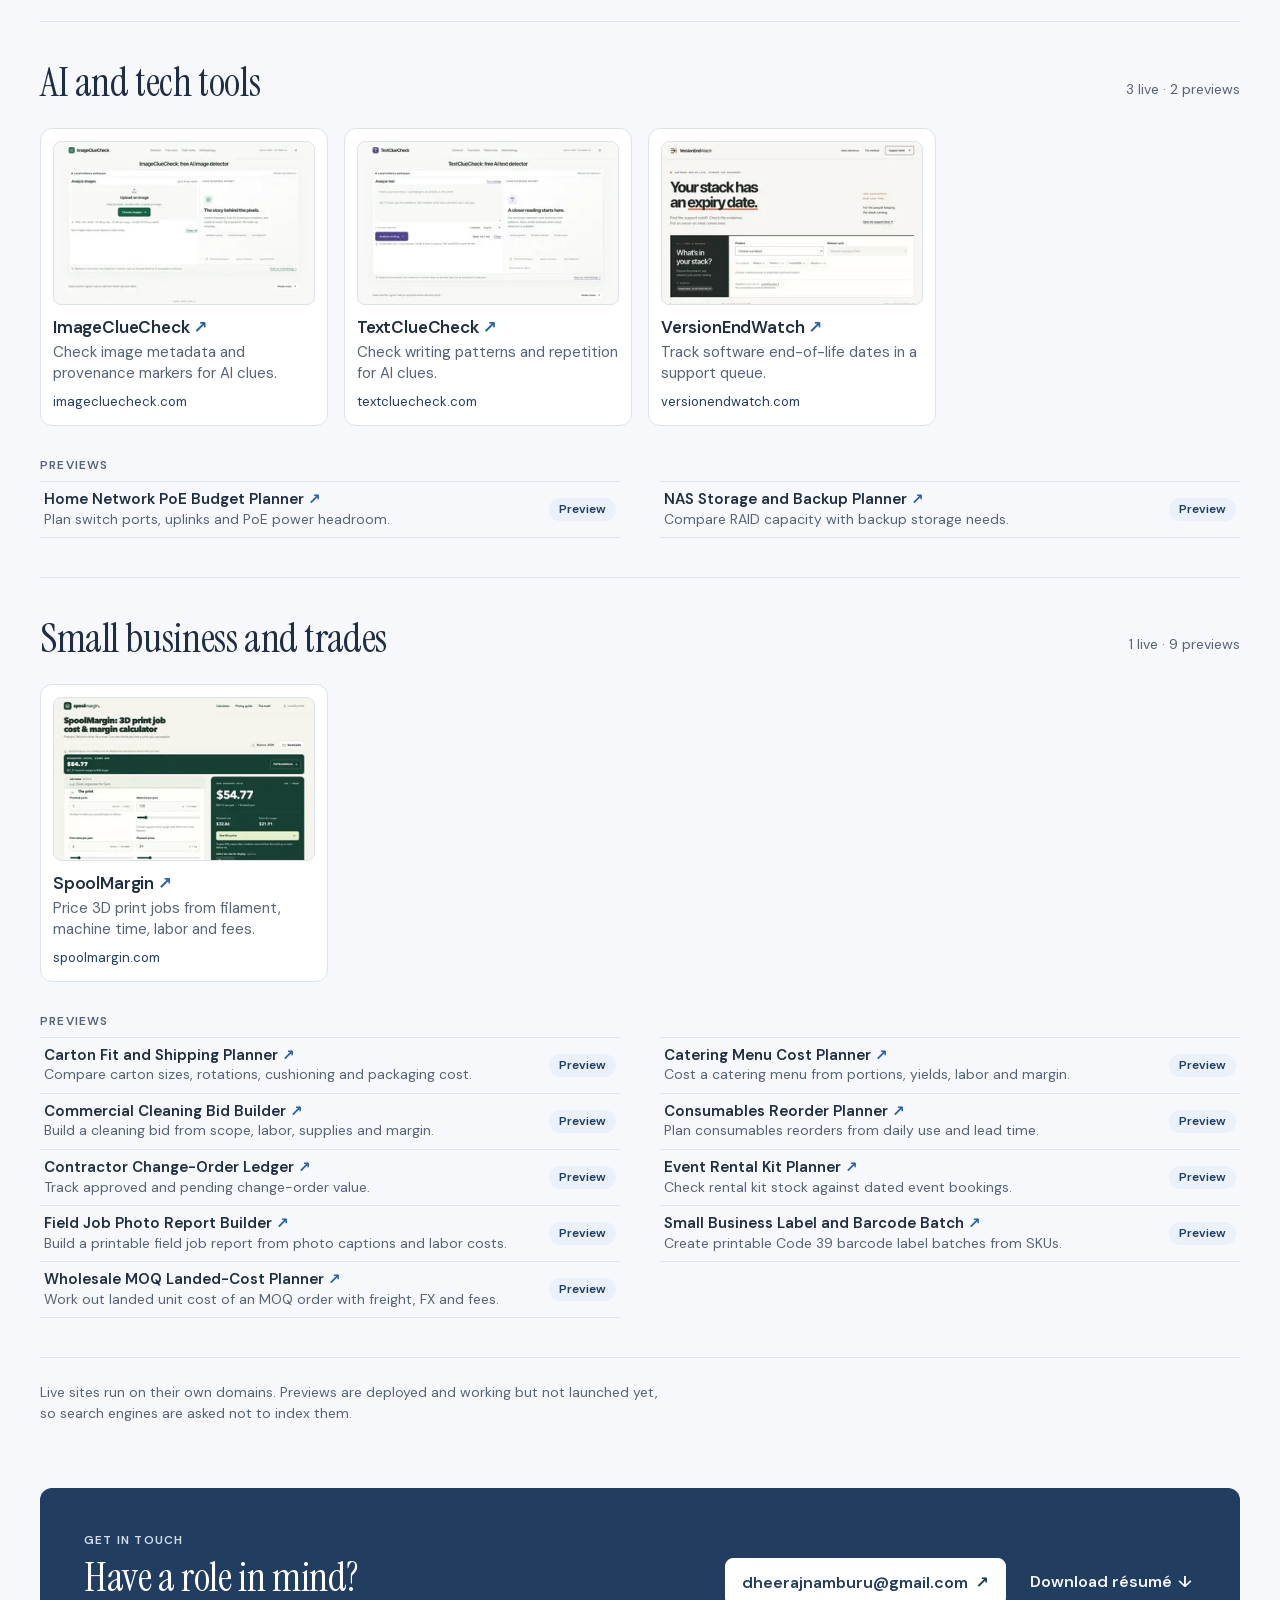
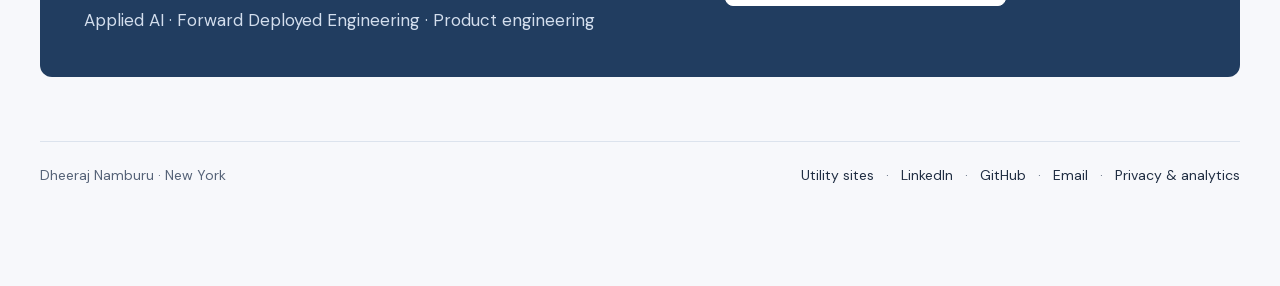
<file: utilities/index.html>
<!doctype html>
<html lang="en">
<head>
<meta charset="utf-8">
<meta name="viewport" content="width=device-width,initial-scale=1">
<title>Utility Portfolio: 50 Small Web Tools | Dheeraj Namburu</title>
<meta name="description" content="50 small web tools built and run by Dheeraj Namburu: calculators, planners, and lookup tools. 33 live on their own domains, 17 deployed as previews.">
<meta name="robots" content="max-image-preview:large">
<link rel="canonical" href="https://dheerajnamburu.com/utilities/">
<meta property="og:type" content="website">
<meta property="og:url" content="https://dheerajnamburu.com/utilities/">
<meta property="og:site_name" content="Dheeraj Namburu">
<meta property="og:locale" content="en_US">
<meta property="og:title" content="Utility Portfolio | Dheeraj Namburu">
<meta property="og:description" content="50 small web tools built and run by Dheeraj Namburu: calculators, planners, and lookup tools. 33 live on their own domains, 17 deployed as previews.">
<meta property="og:image" content="https://dheerajnamburu.com/assets/share/og-home-v1.png">
<meta property="og:image:width" content="1200">
<meta property="og:image:height" content="630">
<meta property="og:image:type" content="image/png">
<meta property="og:image:alt" content="Dheeraj Namburu, Software Engineer at Microsoft">
<meta name="twitter:card" content="summary_large_image">
<meta name="twitter:title" content="Utility Portfolio | Dheeraj Namburu">
<meta name="twitter:description" content="50 small web tools built and run by Dheeraj Namburu: calculators, planners, and lookup tools. 33 live on their own domains, 17 deployed as previews.">
<meta name="twitter:image" content="https://dheerajnamburu.com/assets/share/og-home-v1.png">
<meta name="twitter:image:alt" content="Dheeraj Namburu, Software Engineer at Microsoft">
<link rel="icon" href="../assets/brand/favicon-v3.ico" sizes="any">
<link rel="icon" type="image/svg+xml" href="../assets/brand/favicon-v3.svg">
<link rel="apple-touch-icon" href="../assets/brand/apple-touch-icon-v3.png" sizes="180x180">
<meta name="theme-color" content="#10243A">
<link rel="preload" href="../assets/fonts/font-0.woff2" as="font" type="font/woff2" crossorigin>
<link rel="preload" href="../assets/fonts/font-2.woff2" as="font" type="font/woff2" crossorigin>
<link rel="stylesheet" href="../styles.css?v=20261013-ux4">
<link rel="stylesheet" href="utilities.css?v=20261013-ux3">
<script type="application/ld+json">{"@context":"https://schema.org","@graph":[{"@type":"WebSite","@id":"https://dheerajnamburu.com/#website","name":"Dheeraj Namburu","url":"https://dheerajnamburu.com/"},{"@type":"Person","@id":"https://dheerajnamburu.com/#person","name":"Dheeraj Namburu","url":"https://dheerajnamburu.com/"},{"@type":"CollectionPage","@id":"https://dheerajnamburu.com/utilities/#webpage","url":"https://dheerajnamburu.com/utilities/","name":"Utility portfolio","description":"50 small web tools built and run by Dheeraj Namburu: calculators, planners, and lookup tools. 33 live on their own domains, 17 deployed as previews.","dateModified":"2026-10-13","isPartOf":{"@id":"https://dheerajnamburu.com/#website"},"author":{"@id":"https://dheerajnamburu.com/#person"},"creator":{"@id":"https://dheerajnamburu.com/#person"},"breadcrumb":{"@id":"https://dheerajnamburu.com/utilities/#breadcrumb"},"mainEntity":{"@id":"https://dheerajnamburu.com/utilities/#itemlist"}},{"@type":"BreadcrumbList","@id":"https://dheerajnamburu.com/utilities/#breadcrumb","itemListElement":[{"@type":"ListItem","position":1,"name":"Home","item":"https://dheerajnamburu.com/"},{"@type":"ListItem","position":2,"name":"Utility portfolio","item":"https://dheerajnamburu.com/utilities/"}]},{"@type":"ItemList","@id":"https://dheerajnamburu.com/utilities/#itemlist","name":"Live utility sites","numberOfItems":33,"itemListElement":[{"@type":"ListItem","position":1,"name":"BuybackLedger","url":"https://buybackledger.com/"},{"@type":"ListItem","position":2,"name":"DividendPathCalc","url":"https://dividendpathcalc.com/"},{"@type":"ListItem","position":3,"name":"EarningsMoveBook","url":"https://earningsmovebook.com/"},{"@type":"ListItem","position":4,"name":"FundOverlapCheck","url":"https://fundoverlapcheck.com/"},{"@type":"ListItem","position":5,"name":"InsiderFilingContext","url":"https://insiderfilingcontext.com/"},{"@type":"ListItem","position":6,"name":"InsiderFilingDesk","url":"https://insiderfilingdesk.com/"},{"@type":"ListItem","position":7,"name":"OptionHistoryDesk","url":"https://optionhistorydesk.com/"},{"@type":"ListItem","position":8,"name":"OptionsPositionDesk","url":"https://optionspositiondesk.com/"},{"@type":"ListItem","position":9,"name":"ShortInterestDesk","url":"https://shortinterestdesk.com/"},{"@type":"ListItem","position":10,"name":"SplitDilutionDesk","url":"https://splitdilutiondesk.com/"},{"@type":"ListItem","position":11,"name":"RSUPlanningDesk","url":"https://rsuplanningdesk.com/"},{"@type":"ListItem","position":12,"name":"SponsorFilingMap","url":"https://sponsorfilingmap.com/"},{"@type":"ListItem","position":13,"name":"TreasuryLadderCalc","url":"https://treasuryladdercalc.com/"},{"@type":"ListItem","position":14,"name":"VisaDateLedger","url":"https://visadateledger.com/"},{"@type":"ListItem","position":15,"name":"WARNNoticeDesk","url":"https://warnnoticedesk.com/"},{"@type":"ListItem","position":16,"name":"ApplianceAgeBook","url":"https://applianceagebook.com/"},{"@type":"ListItem","position":17,"name":"HomeMathKit","url":"https://homemathkit.com/"},{"@type":"ListItem","position":18,"name":"KerfCount","url":"https://kerfcount.com/"},{"@type":"ListItem","position":19,"name":"PermitRevisionDesk","url":"https://permitrevisiondesk.com/"},{"@type":"ListItem","position":20,"name":"RoomTakeoff","url":"https://roomtakeoff.com/"},{"@type":"ListItem","position":21,"name":"WattReplay","url":"https://wattreplay.com/"},{"@type":"ListItem","position":22,"name":"BackfocusLab","url":"https://backfocuslab.com/"},{"@type":"ListItem","position":23,"name":"BikeFitDelta","url":"https://bikefitdelta.com/"},{"@type":"ListItem","position":24,"name":"PlantingWindowPlan","url":"https://plantingwindowplan.com/"},{"@type":"ListItem","position":25,"name":"PortDayPlan","url":"https://portdayplan.com/"},{"@type":"ListItem","position":26,"name":"Rider Triangle","url":"https://ridertriangle.com/"},{"@type":"ListItem","position":27,"name":"SleeveCount","url":"https://sleevecount.com/"},{"@type":"ListItem","position":28,"name":"TankStockPlan","url":"https://tankstockplan.com/"},{"@type":"ListItem","position":29,"name":"Yarnally","url":"https://yarnally.com/"},{"@type":"ListItem","position":30,"name":"ImageClueCheck","url":"https://imagecluecheck.com/"},{"@type":"ListItem","position":31,"name":"TextClueCheck","url":"https://textcluecheck.com/"},{"@type":"ListItem","position":32,"name":"VersionEndWatch","url":"https://versionendwatch.com/"},{"@type":"ListItem","position":33,"name":"SpoolMargin","url":"https://spoolmargin.com/"}]}]}</script>
</head>
<body>
<a class="skip" href="#main">Skip to content</a>
<div class="page-shell">
<header class="site-header">
<a class="brand" href="../" aria-label="Dheeraj Namburu, home"><img class="brand-logo" src="../assets/brand/logo-v3.svg" width="187" height="36" alt="Dheeraj Namburu"><img class="brand-mark" src="../assets/brand/favicon-v3.svg" width="32" height="32" alt=""></a>
<nav aria-label="Main navigation"><a href="../#work">Experience</a><a href="../#projects">Projects</a><a href="../Dheeraj-Namburu-Resume.pdf">Résumé <span aria-hidden="true">↗</span></a><a class="nav-contact" href="mailto:dheerajnamburu@gmail.com">Email me <span aria-hidden="true">↗</span></a></nav>
</header>
<main id="main">
<section class="u-hero" aria-labelledby="u-title">
<div class="u-hero-copy">
<p class="u-back"><a href="../"><span aria-hidden="true">←</span> Back to home</a></p>
<p class="eyebrow">UTILITY PORTFOLIO</p>
<h1 id="u-title">50 small web tools I built and run.</h1>
<p class="u-lede">Calculators, planners, and lookup tools. Each one answers a single practical question, like what a 3D print job should cost or how much tile a room needs. 33 are live on their own domains and 17 are deployed as previews.</p>
<div class="actions"><a class="button" href="../Dheeraj-Namburu-Resume.pdf">View résumé <span aria-hidden="true">↗</span></a><a class="button secondary" href="mailto:dheerajnamburu@gmail.com">Email me <span aria-hidden="true">↗</span></a></div>
</div>
<ul class="u-stats"><li><strong>50</strong> <span>sites built and running</span></li><li><strong>33</strong> <span>live on their own domains</span></li><li><strong>17</strong> <span>deployed as previews</span></li><li><strong>6</strong> <span>categories</span></li></ul>
</section>
<section class="u-how" aria-labelledby="u-how-title">
<p class="eyebrow">HOW THEY ARE BUILT</p>
<h2 id="u-how-title">Small sites on shared tooling.</h2>
<div class="u-how-grid"><article><h3>Small and static.</h3><p>46 are static builds, 2 are Next.js apps, and 2 are Node API apps. 48 of the 50 have no npm dependencies. All of them run on Cloudflare.</p></article><article><h3>One shared data service.</h3><p>One shared Cloudflare Worker serves public data from sources like FRED, SEC EDGAR, FINRA, and NYC Open Data to the sites that need it, with caching, timeouts, and a last good fallback.</p></article><article><h3>Repeatable releases.</h3><p>Live sites are released from pinned commits, with a receipt recorded for each one. A launch controller checks preview builds before they go out, and previews stay out of search engines.</p></article><article><h3>Analytics only with consent.</h3><p>Every site asks before measuring anything, and sends no analytics request until the visitor agrees.</p></article></div>
</section>
<nav class="u-jump" aria-label="Categories"><a href="#markets-and-investing">Markets and investing <span>10</span></a><a href="#money-work-and-immigration">Money, work and immigration <span>5</span></a><a href="#home-and-property">Home and property <span>9</span></a><a href="#hobbies-gear-and-travel">Hobbies, gear and travel <span>11</span></a><a href="#ai-and-tech-tools">AI and tech tools <span>5</span></a><a href="#small-business-and-trades">Small business and trades <span>10</span></a></nav>
<section class="u-category" id="markets-and-investing" aria-labelledby="markets-and-investing-title">
<div class="section-head"><h2 id="markets-and-investing-title">Markets and investing</h2><p class="u-count">10 live</p></div>
<div class="u-grid">
<article class="u-card"><a class="u-thumb" href="https://buybackledger.com/" tabindex="-1" aria-hidden="true" data-track-group="utility" data-kind="live"><img src="../assets/utilities/buyback-execution-tracker.webp" srcset="../assets/utilities/buyback-execution-tracker-320.webp 320w, ../assets/utilities/buyback-execution-tracker.webp 640w" sizes="(max-width: 719px) 110px, (max-width: 1079px) 28vw, 260px" width="640" height="400" loading="lazy" decoding="async" alt=""></a><h3><a href="https://buybackledger.com/" data-track-group="utility" data-kind="live">BuybackLedger <span aria-hidden="true">↗</span></a></h3><p>Compare reported share buybacks with trading volume.</p><p class="u-domain">buybackledger.com</p></article>
<article class="u-card"><a class="u-thumb" href="https://dividendpathcalc.com/" tabindex="-1" aria-hidden="true" data-track-group="utility" data-kind="live"><img src="../assets/utilities/dividend-income-calculator.webp" srcset="../assets/utilities/dividend-income-calculator-320.webp 320w, ../assets/utilities/dividend-income-calculator.webp 640w" sizes="(max-width: 719px) 110px, (max-width: 1079px) 28vw, 260px" width="640" height="400" loading="lazy" decoding="async" alt=""></a><h3><a href="https://dividendpathcalc.com/" data-track-group="utility" data-kind="live">DividendPathCalc <span aria-hidden="true">↗</span></a></h3><p>Model dividend growth, reinvestment, taxes and inflation.</p><p class="u-domain">dividendpathcalc.com</p></article>
<article class="u-card"><a class="u-thumb" href="https://earningsmovebook.com/" tabindex="-1" aria-hidden="true" data-track-group="utility" data-kind="live"><img src="../assets/utilities/earnings-implied-move-database.webp" srcset="../assets/utilities/earnings-implied-move-database-320.webp 320w, ../assets/utilities/earnings-implied-move-database.webp 640w" sizes="(max-width: 719px) 110px, (max-width: 1079px) 28vw, 260px" width="640" height="400" loading="lazy" decoding="async" alt=""></a><h3><a href="https://earningsmovebook.com/" data-track-group="utility" data-kind="live">EarningsMoveBook <span aria-hidden="true">↗</span></a></h3><p>Compare earnings implied moves with actual past moves.</p><p class="u-domain">earningsmovebook.com</p></article>
<article class="u-card"><a class="u-thumb" href="https://fundoverlapcheck.com/" tabindex="-1" aria-hidden="true" data-track-group="utility" data-kind="live"><img src="../assets/utilities/etf-overlap-analyzer.webp" srcset="../assets/utilities/etf-overlap-analyzer-320.webp 320w, ../assets/utilities/etf-overlap-analyzer.webp 640w" sizes="(max-width: 719px) 110px, (max-width: 1079px) 28vw, 260px" width="640" height="400" loading="lazy" decoding="async" alt=""></a><h3><a href="https://fundoverlapcheck.com/" data-track-group="utility" data-kind="live">FundOverlapCheck <span aria-hidden="true">↗</span></a></h3><p>Compare two ETFs and see their shared holdings.</p><p class="u-domain">fundoverlapcheck.com</p></article>
<article class="u-card"><a class="u-thumb" href="https://insiderfilingcontext.com/" tabindex="-1" aria-hidden="true" data-track-group="utility" data-kind="live"><img src="../assets/utilities/insider-filing-context-tracker.webp" srcset="../assets/utilities/insider-filing-context-tracker-320.webp 320w, ../assets/utilities/insider-filing-context-tracker.webp 640w" sizes="(max-width: 719px) 110px, (max-width: 1079px) 28vw, 260px" width="640" height="400" loading="lazy" decoding="async" alt=""></a><h3><a href="https://insiderfilingcontext.com/" data-track-group="utility" data-kind="live">InsiderFilingContext <span aria-hidden="true">↗</span></a></h3><p>Track SEC Form 4 insider filings back to their source.</p><p class="u-domain">insiderfilingcontext.com</p></article>
<article class="u-card"><a class="u-thumb" href="https://insiderfilingdesk.com/" tabindex="-1" aria-hidden="true" data-track-group="utility" data-kind="live"><img src="../assets/utilities/form4-radar.webp" srcset="../assets/utilities/form4-radar-320.webp 320w, ../assets/utilities/form4-radar.webp 640w" sizes="(max-width: 719px) 110px, (max-width: 1079px) 28vw, 260px" width="640" height="400" loading="lazy" decoding="async" alt=""></a><h3><a href="https://insiderfilingdesk.com/" data-track-group="utility" data-kind="live">InsiderFilingDesk <span aria-hidden="true">↗</span></a></h3><p>Read SEC Form 4 insider filings with research guides.</p><p class="u-domain">insiderfilingdesk.com</p></article>
<article class="u-card"><a class="u-thumb" href="https://optionhistorydesk.com/" tabindex="-1" aria-hidden="true" data-track-group="utility" data-kind="live"><img src="../assets/utilities/licensed-options-history.webp" srcset="../assets/utilities/licensed-options-history-320.webp 320w, ../assets/utilities/licensed-options-history.webp 640w" sizes="(max-width: 719px) 110px, (max-width: 1079px) 28vw, 260px" width="640" height="400" loading="lazy" decoding="async" alt=""></a><h3><a href="https://optionhistorydesk.com/" data-track-group="utility" data-kind="live">OptionHistoryDesk <span aria-hidden="true">↗</span></a></h3><p>Reproduce max-pain calculations from open-interest snapshots.</p><p class="u-domain">optionhistorydesk.com</p></article>
<article class="u-card"><a class="u-thumb" href="https://optionspositiondesk.com/" tabindex="-1" aria-hidden="true" data-track-group="utility" data-kind="live"><img src="../assets/utilities/option-positioning-dashboard.webp" srcset="../assets/utilities/option-positioning-dashboard-320.webp 320w, ../assets/utilities/option-positioning-dashboard.webp 640w" sizes="(max-width: 719px) 110px, (max-width: 1079px) 28vw, 260px" width="640" height="400" loading="lazy" decoding="async" alt=""></a><h3><a href="https://optionspositiondesk.com/" data-track-group="utility" data-kind="live">OptionsPositionDesk <span aria-hidden="true">↗</span></a></h3><p>Learn max pain and options positioning with sample data.</p><p class="u-domain">optionspositiondesk.com</p></article>
<article class="u-card"><a class="u-thumb" href="https://shortinterestdesk.com/" tabindex="-1" aria-hidden="true" data-track-group="utility" data-kind="live"><img src="../assets/utilities/short-interest-squeeze-tracker.webp" srcset="../assets/utilities/short-interest-squeeze-tracker-320.webp 320w, ../assets/utilities/short-interest-squeeze-tracker.webp 640w" sizes="(max-width: 719px) 110px, (max-width: 1079px) 28vw, 260px" width="640" height="400" loading="lazy" decoding="async" alt=""></a><h3><a href="https://shortinterestdesk.com/" data-track-group="utility" data-kind="live">ShortInterestDesk <span aria-hidden="true">↗</span></a></h3><p>Look up short interest and days to cover by ticker.</p><p class="u-domain">shortinterestdesk.com</p></article>
<article class="u-card"><a class="u-thumb" href="https://splitdilutiondesk.com/" tabindex="-1" aria-hidden="true" data-track-group="utility" data-kind="live"><img src="../assets/utilities/stock-split-dilution-tracker.webp" srcset="../assets/utilities/stock-split-dilution-tracker-320.webp 320w, ../assets/utilities/stock-split-dilution-tracker.webp 640w" sizes="(max-width: 719px) 110px, (max-width: 1079px) 28vw, 260px" width="640" height="400" loading="lazy" decoding="async" alt=""></a><h3><a href="https://splitdilutiondesk.com/" data-track-group="utility" data-kind="live">SplitDilutionDesk <span aria-hidden="true">↗</span></a></h3><p>Separate stock split mechanics from dilution.</p><p class="u-domain">splitdilutiondesk.com</p></article>
</div>
</section>
<section class="u-category" id="money-work-and-immigration" aria-labelledby="money-work-and-immigration-title">
<div class="section-head"><h2 id="money-work-and-immigration-title">Money, work and immigration</h2><p class="u-count">5 live</p></div>
<div class="u-grid">
<article class="u-card"><a class="u-thumb" href="https://rsuplanningdesk.com/" tabindex="-1" aria-hidden="true" data-track-group="utility" data-kind="live"><img src="../assets/utilities/high-earner-rsu-calculator.webp" srcset="../assets/utilities/high-earner-rsu-calculator-320.webp 320w, ../assets/utilities/high-earner-rsu-calculator.webp 640w" sizes="(max-width: 719px) 110px, (max-width: 1079px) 28vw, 260px" width="640" height="400" loading="lazy" decoding="async" alt=""></a><h3><a href="https://rsuplanningdesk.com/" data-track-group="utility" data-kind="live">RSUPlanningDesk <span aria-hidden="true">↗</span></a></h3><p>Compare RSU withholding with estimated tax owed.</p><p class="u-domain">rsuplanningdesk.com</p></article>
<article class="u-card"><a class="u-thumb" href="https://sponsorfilingmap.com/" tabindex="-1" aria-hidden="true" data-track-group="utility" data-kind="live"><img src="../assets/utilities/h1b-sponsor-intelligence.webp" srcset="../assets/utilities/h1b-sponsor-intelligence-320.webp 320w, ../assets/utilities/h1b-sponsor-intelligence.webp 640w" sizes="(max-width: 719px) 110px, (max-width: 1079px) 28vw, 260px" width="640" height="400" loading="lazy" decoding="async" alt=""></a><h3><a href="https://sponsorfilingmap.com/" data-track-group="utility" data-kind="live">SponsorFilingMap <span aria-hidden="true">↗</span></a></h3><p>Look up H-1B labor-condition filings by employer.</p><p class="u-domain">sponsorfilingmap.com</p></article>
<article class="u-card"><a class="u-thumb" href="https://treasuryladdercalc.com/" tabindex="-1" aria-hidden="true" data-track-group="utility" data-kind="live"><img src="../assets/utilities/treasury-yield-optimizer.webp" srcset="../assets/utilities/treasury-yield-optimizer-320.webp 320w, ../assets/utilities/treasury-yield-optimizer.webp 640w" sizes="(max-width: 719px) 110px, (max-width: 1079px) 28vw, 260px" width="640" height="400" loading="lazy" decoding="async" alt=""></a><h3><a href="https://treasuryladdercalc.com/" data-track-group="utility" data-kind="live">TreasuryLadderCalc <span aria-hidden="true">↗</span></a></h3><p>Compare T-bills with a savings account after taxes.</p><p class="u-domain">treasuryladdercalc.com</p></article>
<article class="u-card"><a class="u-thumb" href="https://visadateledger.com/" tabindex="-1" aria-hidden="true" data-track-group="utility" data-kind="live"><img src="../assets/utilities/visa-bulletin-tracker.webp" srcset="../assets/utilities/visa-bulletin-tracker-320.webp 320w, ../assets/utilities/visa-bulletin-tracker.webp 640w" sizes="(max-width: 719px) 110px, (max-width: 1079px) 28vw, 260px" width="640" height="400" loading="lazy" decoding="async" alt=""></a><h3><a href="https://visadateledger.com/" data-track-group="utility" data-kind="live">VisaDateLedger <span aria-hidden="true">↗</span></a></h3><p>Compare your priority date with visa bulletin cutoffs.</p><p class="u-domain">visadateledger.com</p></article>
<article class="u-card"><a class="u-thumb" href="https://warnnoticedesk.com/" tabindex="-1" aria-hidden="true" data-track-group="utility" data-kind="live"><img src="../assets/utilities/warn-employer-timelines.webp" srcset="../assets/utilities/warn-employer-timelines-320.webp 320w, ../assets/utilities/warn-employer-timelines.webp 640w" sizes="(max-width: 719px) 110px, (max-width: 1079px) 28vw, 260px" width="640" height="400" loading="lazy" decoding="async" alt=""></a><h3><a href="https://warnnoticedesk.com/" data-track-group="utility" data-kind="live">WARNNoticeDesk <span aria-hidden="true">↗</span></a></h3><p>Track WARN layoff notices, amendments and date changes.</p><p class="u-domain">warnnoticedesk.com</p></article>
</div>
</section>
<section class="u-category" id="home-and-property" aria-labelledby="home-and-property-title">
<div class="section-head"><h2 id="home-and-property-title">Home and property</h2><p class="u-count">6 live · 3 previews</p></div>
<div class="u-grid">
<article class="u-card"><a class="u-thumb" href="https://applianceagebook.com/" tabindex="-1" aria-hidden="true" data-track-group="utility" data-kind="live"><img src="../assets/utilities/appliance-age-inspector-reports.webp" srcset="../assets/utilities/appliance-age-inspector-reports-320.webp 320w, ../assets/utilities/appliance-age-inspector-reports.webp 640w" sizes="(max-width: 719px) 110px, (max-width: 1079px) 28vw, 260px" width="640" height="400" loading="lazy" decoding="async" alt=""></a><h3><a href="https://applianceagebook.com/" data-track-group="utility" data-kind="live">ApplianceAgeBook <span aria-hidden="true">↗</span></a></h3><p>Record appliances and plan replacement reserves.</p><p class="u-domain">applianceagebook.com</p></article>
<article class="u-card"><a class="u-thumb" href="https://homemathkit.com/" tabindex="-1" aria-hidden="true" data-track-group="utility" data-kind="live"><img src="../assets/utilities/mortgage-calculator.webp" srcset="../assets/utilities/mortgage-calculator-320.webp 320w, ../assets/utilities/mortgage-calculator.webp 640w" sizes="(max-width: 719px) 110px, (max-width: 1079px) 28vw, 260px" width="640" height="400" loading="lazy" decoding="async" alt=""></a><h3><a href="https://homemathkit.com/" data-track-group="utility" data-kind="live">HomeMathKit <span aria-hidden="true">↗</span></a></h3><p>Estimate mortgage payments with taxes, PMI and extra payments.</p><p class="u-domain">homemathkit.com</p></article>
<article class="u-card"><a class="u-thumb" href="https://kerfcount.com/" tabindex="-1" aria-hidden="true" data-track-group="utility" data-kind="live"><img src="../assets/utilities/project-to-purchase-cut-planner.webp" srcset="../assets/utilities/project-to-purchase-cut-planner-320.webp 320w, ../assets/utilities/project-to-purchase-cut-planner.webp 640w" sizes="(max-width: 719px) 110px, (max-width: 1079px) 28vw, 260px" width="640" height="400" loading="lazy" decoding="async" alt=""></a><h3><a href="https://kerfcount.com/" data-track-group="utility" data-kind="live">KerfCount <span aria-hidden="true">↗</span></a></h3><p>Turn wood project parts into cut layouts and a lumber list.</p><p class="u-domain">kerfcount.com</p></article>
<article class="u-card"><a class="u-thumb" href="https://permitrevisiondesk.com/" tabindex="-1" aria-hidden="true" data-track-group="utility" data-kind="live"><img src="../assets/utilities/permit-change-intelligence.webp" srcset="../assets/utilities/permit-change-intelligence-320.webp 320w, ../assets/utilities/permit-change-intelligence.webp 640w" sizes="(max-width: 719px) 110px, (max-width: 1079px) 28vw, 260px" width="640" height="400" loading="lazy" decoding="async" alt=""></a><h3><a href="https://permitrevisiondesk.com/" data-track-group="utility" data-kind="live">PermitRevisionDesk <span aria-hidden="true">↗</span></a></h3><p>Track changes to NYC building permits over time.</p><p class="u-domain">permitrevisiondesk.com</p></article>
<article class="u-card"><a class="u-thumb" href="https://roomtakeoff.com/" tabindex="-1" aria-hidden="true" data-track-group="utility" data-kind="live"><img src="../assets/utilities/finish-layout-construction-toolkit.webp" srcset="../assets/utilities/finish-layout-construction-toolkit-320.webp 320w, ../assets/utilities/finish-layout-construction-toolkit.webp 640w" sizes="(max-width: 719px) 110px, (max-width: 1079px) 28vw, 260px" width="640" height="400" loading="lazy" decoding="async" alt=""></a><h3><a href="https://roomtakeoff.com/" data-track-group="utility" data-kind="live">RoomTakeoff <span aria-hidden="true">↗</span></a></h3><p>Calculate tile, paint and trim materials and budget.</p><p class="u-domain">roomtakeoff.com</p></article>
<article class="u-card"><a class="u-thumb" href="https://wattreplay.com/" tabindex="-1" aria-hidden="true" data-track-group="utility" data-kind="live"><img src="../assets/utilities/electricity-time-of-use-comparison.webp" srcset="../assets/utilities/electricity-time-of-use-comparison-320.webp 320w, ../assets/utilities/electricity-time-of-use-comparison.webp 640w" sizes="(max-width: 719px) 110px, (max-width: 1079px) 28vw, 260px" width="640" height="400" loading="lazy" decoding="async" alt=""></a><h3><a href="https://wattreplay.com/" data-track-group="utility" data-kind="live">WattReplay <span aria-hidden="true">↗</span></a></h3><p>Compare flat and time-of-use electricity cost from meter data.</p><p class="u-domain">wattreplay.com</p></article>
</div>
<h3 class="u-previews-title">Previews</h3><ul class="u-previews">
<li><a href="https://u50-home-backup-power-runtime-planner.dheerajnamburu.workers.dev/" rel="nofollow" data-track-group="utility" data-kind="preview">Home Backup Power Runtime Planner <span aria-hidden="true">↗</span></a><span class="u-what">Estimate backup battery runtime from your home load list.</span><span class="u-badge">Preview</span></li>
<li><a href="https://u50-rental-turnover-budget-planner.dheerajnamburu.workers.dev/" rel="nofollow" data-track-group="utility" data-kind="preview">Rental Turnover Budget Planner <span aria-hidden="true">↗</span></a><span class="u-what">Plan rental turnover tasks, labor, supplies and budget.</span><span class="u-badge">Preview</span></li>
<li><a href="https://u50-replacement-water-filter-finder.dheerajnamburu.workers.dev/" rel="nofollow" data-track-group="utility" data-kind="preview">Replacement Water Filter Finder <span aria-hidden="true">↗</span></a><span class="u-what">Compare replacement water filters by fit, life and yearly cost.</span><span class="u-badge">Preview</span></li>
</ul>
</section>
<section class="u-category" id="hobbies-gear-and-travel" aria-labelledby="hobbies-gear-and-travel-title">
<div class="section-head"><h2 id="hobbies-gear-and-travel-title">Hobbies, gear and travel</h2><p class="u-count">8 live · 3 previews</p></div>
<div class="u-grid">
<article class="u-card"><a class="u-thumb" href="https://backfocuslab.com/" tabindex="-1" aria-hidden="true" data-track-group="utility" data-kind="live"><img src="../assets/utilities/astronomy-equipment-compatibility.webp" srcset="../assets/utilities/astronomy-equipment-compatibility-320.webp 320w, ../assets/utilities/astronomy-equipment-compatibility.webp 640w" sizes="(max-width: 719px) 110px, (max-width: 1079px) 28vw, 260px" width="640" height="400" loading="lazy" decoding="async" alt=""></a><h3><a href="https://backfocuslab.com/" data-track-group="utility" data-kind="live">BackfocusLab <span aria-hidden="true">↗</span></a></h3><p>Check telescope backfocus spacing and sensor coverage.</p><p class="u-domain">backfocuslab.com</p></article>
<article class="u-card"><a class="u-thumb" href="https://bikefitdelta.com/" tabindex="-1" aria-hidden="true" data-track-group="utility" data-kind="live"><img src="../assets/utilities/bicycle-fit-comparison.webp" srcset="../assets/utilities/bicycle-fit-comparison-320.webp 320w, ../assets/utilities/bicycle-fit-comparison.webp 640w" sizes="(max-width: 719px) 110px, (max-width: 1079px) 28vw, 260px" width="640" height="400" loading="lazy" decoding="async" alt=""></a><h3><a href="https://bikefitdelta.com/" data-track-group="utility" data-kind="live">BikeFitDelta <span aria-hidden="true">↗</span></a></h3><p>Compare bicycle stack, reach and stem cockpit geometry.</p><p class="u-domain">bikefitdelta.com</p></article>
<article class="u-card"><a class="u-thumb" href="https://plantingwindowplan.com/" tabindex="-1" aria-hidden="true" data-track-group="utility" data-kind="live"><img src="../assets/utilities/forecast-adjusted-planting-planner.webp" srcset="../assets/utilities/forecast-adjusted-planting-planner-320.webp 320w, ../assets/utilities/forecast-adjusted-planting-planner.webp 640w" sizes="(max-width: 719px) 110px, (max-width: 1079px) 28vw, 260px" width="640" height="400" loading="lazy" decoding="async" alt=""></a><h3><a href="https://plantingwindowplan.com/" data-track-group="utility" data-kind="live">PlantingWindowPlan <span aria-hidden="true">↗</span></a></h3><p>Find a frost-safe planting window from forecast and crop limits.</p><p class="u-domain">plantingwindowplan.com</p></article>
<article class="u-card"><a class="u-thumb" href="https://portdayplan.com/" tabindex="-1" aria-hidden="true" data-track-group="utility" data-kind="live"><img src="../assets/utilities/cruise-port-planner.webp" srcset="../assets/utilities/cruise-port-planner-320.webp 320w, ../assets/utilities/cruise-port-planner.webp 640w" sizes="(max-width: 719px) 110px, (max-width: 1079px) 28vw, 260px" width="640" height="400" loading="lazy" decoding="async" alt=""></a><h3><a href="https://portdayplan.com/" data-track-group="utility" data-kind="live">PortDayPlan <span aria-hidden="true">↗</span></a></h3><p>Plan a cruise port day around the all-aboard deadline.</p><p class="u-domain">portdayplan.com</p></article>
<article class="u-card"><a class="u-thumb" href="https://ridertriangle.com/" tabindex="-1" aria-hidden="true" data-track-group="utility" data-kind="live"><img src="../assets/utilities/motorcycle-ergonomics.webp" srcset="../assets/utilities/motorcycle-ergonomics-320.webp 320w, ../assets/utilities/motorcycle-ergonomics.webp 640w" sizes="(max-width: 719px) 110px, (max-width: 1079px) 28vw, 260px" width="640" height="400" loading="lazy" decoding="async" alt=""></a><h3><a href="https://ridertriangle.com/" data-track-group="utility" data-kind="live">Rider Triangle <span aria-hidden="true">↗</span></a></h3><p>Check rider knee and elbow angles from your measurements.</p><p class="u-domain">ridertriangle.com</p></article>
<article class="u-card"><a class="u-thumb" href="https://sleevecount.com/" tabindex="-1" aria-hidden="true" data-track-group="utility" data-kind="live"><img src="../assets/utilities/board-game-supplies-finder.webp" srcset="../assets/utilities/board-game-supplies-finder-320.webp 320w, ../assets/utilities/board-game-supplies-finder.webp 640w" sizes="(max-width: 719px) 110px, (max-width: 1079px) 28vw, 260px" width="640" height="400" loading="lazy" decoding="async" alt=""></a><h3><a href="https://sleevecount.com/" data-track-group="utility" data-kind="live">SleeveCount <span aria-hidden="true">↗</span></a></h3><p>Match board game cards to sleeve packs by fit and price.</p><p class="u-domain">sleevecount.com</p></article>
<article class="u-card"><a class="u-thumb" href="https://tankstockplan.com/" tabindex="-1" aria-hidden="true" data-track-group="utility" data-kind="live"><img src="../assets/utilities/aquarium-stocking-planner.webp" srcset="../assets/utilities/aquarium-stocking-planner-320.webp 320w, ../assets/utilities/aquarium-stocking-planner.webp 640w" sizes="(max-width: 719px) 110px, (max-width: 1079px) 28vw, 260px" width="640" height="400" loading="lazy" decoding="async" alt=""></a><h3><a href="https://tankstockplan.com/" data-track-group="utility" data-kind="live">TankStockPlan <span aria-hidden="true">↗</span></a></h3><p>Check aquarium stocking against water ranges and tank size.</p><p class="u-domain">tankstockplan.com</p></article>
<article class="u-card"><a class="u-thumb" href="https://yarnally.com/" tabindex="-1" aria-hidden="true" data-track-group="utility" data-kind="live"><img src="../assets/utilities/yarn-local-substitute-finder.webp" srcset="../assets/utilities/yarn-local-substitute-finder-320.webp 320w, ../assets/utilities/yarn-local-substitute-finder.webp 640w" sizes="(max-width: 719px) 110px, (max-width: 1079px) 28vw, 260px" width="640" height="400" loading="lazy" decoding="async" alt=""></a><h3><a href="https://yarnally.com/" data-track-group="utility" data-kind="live">Yarnally <span aria-hidden="true">↗</span></a></h3><p>Find yarn substitutes and compare gauge, fiber and skeins.</p><p class="u-domain">yarnally.com</p></article>
</div>
<h3 class="u-previews-title">Previews</h3><ul class="u-previews">
<li><a href="https://u50-camera-rig-power-compatibility.dheerajnamburu.workers.dev/" rel="nofollow" data-track-group="utility" data-kind="preview">Camera Rig Power Compatibility <span aria-hidden="true">↗</span></a><span class="u-what">Check camera-rig power specs for voltage, current and headroom.</span><span class="u-badge">Preview</span></li>
<li><a href="https://u50-espresso-accessory-compatibility.dheerajnamburu.workers.dev/" rel="nofollow" data-track-group="utility" data-kind="preview">Espresso Accessory Compatibility <span aria-hidden="true">↗</span></a><span class="u-what">Compare espresso accessory sizes against machine references.</span><span class="u-badge">Preview</span></li>
<li><a href="https://u50-rv-payload-trip-planner.dheerajnamburu.workers.dev/" rel="nofollow" data-track-group="utility" data-kind="preview">RV Payload and Trip Planner <span aria-hidden="true">↗</span></a><span class="u-what">Check RV payload, axle, hitch and trailer weight ratings.</span><span class="u-badge">Preview</span></li>
</ul>
</section>
<section class="u-category" id="ai-and-tech-tools" aria-labelledby="ai-and-tech-tools-title">
<div class="section-head"><h2 id="ai-and-tech-tools-title">AI and tech tools</h2><p class="u-count">3 live · 2 previews</p></div>
<div class="u-grid">
<article class="u-card"><a class="u-thumb" href="https://imagecluecheck.com/" tabindex="-1" aria-hidden="true" data-track-group="utility" data-kind="live"><img src="../assets/utilities/ai-image-detector.webp" srcset="../assets/utilities/ai-image-detector-320.webp 320w, ../assets/utilities/ai-image-detector.webp 640w" sizes="(max-width: 719px) 110px, (max-width: 1079px) 28vw, 260px" width="640" height="400" loading="lazy" decoding="async" alt=""></a><h3><a href="https://imagecluecheck.com/" data-track-group="utility" data-kind="live">ImageClueCheck <span aria-hidden="true">↗</span></a></h3><p>Check image metadata and provenance markers for AI clues.</p><p class="u-domain">imagecluecheck.com</p></article>
<article class="u-card"><a class="u-thumb" href="https://textcluecheck.com/" tabindex="-1" aria-hidden="true" data-track-group="utility" data-kind="live"><img src="../assets/utilities/ai-text-detector.webp" srcset="../assets/utilities/ai-text-detector-320.webp 320w, ../assets/utilities/ai-text-detector.webp 640w" sizes="(max-width: 719px) 110px, (max-width: 1079px) 28vw, 260px" width="640" height="400" loading="lazy" decoding="async" alt=""></a><h3><a href="https://textcluecheck.com/" data-track-group="utility" data-kind="live">TextClueCheck <span aria-hidden="true">↗</span></a></h3><p>Check writing patterns and repetition for AI clues.</p><p class="u-domain">textcluecheck.com</p></article>
<article class="u-card"><a class="u-thumb" href="https://versionendwatch.com/" tabindex="-1" aria-hidden="true" data-track-group="utility" data-kind="live"><img src="../assets/utilities/software-lifecycle-alerts.webp" srcset="../assets/utilities/software-lifecycle-alerts-320.webp 320w, ../assets/utilities/software-lifecycle-alerts.webp 640w" sizes="(max-width: 719px) 110px, (max-width: 1079px) 28vw, 260px" width="640" height="400" loading="lazy" decoding="async" alt=""></a><h3><a href="https://versionendwatch.com/" data-track-group="utility" data-kind="live">VersionEndWatch <span aria-hidden="true">↗</span></a></h3><p>Track software end-of-life dates in a support queue.</p><p class="u-domain">versionendwatch.com</p></article>
</div>
<h3 class="u-previews-title">Previews</h3><ul class="u-previews">
<li><a href="https://u50-home-network-poe-budget-planner.dheerajnamburu.workers.dev/" rel="nofollow" data-track-group="utility" data-kind="preview">Home Network PoE Budget Planner <span aria-hidden="true">↗</span></a><span class="u-what">Plan switch ports, uplinks and PoE power headroom.</span><span class="u-badge">Preview</span></li>
<li><a href="https://u50-nas-storage-backup-buy-planner.dheerajnamburu.workers.dev/" rel="nofollow" data-track-group="utility" data-kind="preview">NAS Storage and Backup Planner <span aria-hidden="true">↗</span></a><span class="u-what">Compare RAID capacity with backup storage needs.</span><span class="u-badge">Preview</span></li>
</ul>
</section>
<section class="u-category" id="small-business-and-trades" aria-labelledby="small-business-and-trades-title">
<div class="section-head"><h2 id="small-business-and-trades-title">Small business and trades</h2><p class="u-count">1 live · 9 previews</p></div>
<div class="u-grid">
<article class="u-card"><a class="u-thumb" href="https://spoolmargin.com/" tabindex="-1" aria-hidden="true" data-track-group="utility" data-kind="live"><img src="../assets/utilities/3d-print-job-costing.webp" srcset="../assets/utilities/3d-print-job-costing-320.webp 320w, ../assets/utilities/3d-print-job-costing.webp 640w" sizes="(max-width: 719px) 110px, (max-width: 1079px) 28vw, 260px" width="640" height="400" loading="lazy" decoding="async" alt=""></a><h3><a href="https://spoolmargin.com/" data-track-group="utility" data-kind="live">SpoolMargin <span aria-hidden="true">↗</span></a></h3><p>Price 3D print jobs from filament, machine time, labor and fees.</p><p class="u-domain">spoolmargin.com</p></article>
</div>
<h3 class="u-previews-title">Previews</h3><ul class="u-previews">
<li><a href="https://u50-carton-pack-shipping-planner.dheerajnamburu.workers.dev/" rel="nofollow" data-track-group="utility" data-kind="preview">Carton Fit and Shipping Planner <span aria-hidden="true">↗</span></a><span class="u-what">Compare carton sizes, rotations, cushioning and packaging cost.</span><span class="u-badge">Preview</span></li>
<li><a href="https://u50-catering-menu-cost-planner.dheerajnamburu.workers.dev/" rel="nofollow" data-track-group="utility" data-kind="preview">Catering Menu Cost Planner <span aria-hidden="true">↗</span></a><span class="u-what">Cost a catering menu from portions, yields, labor and margin.</span><span class="u-badge">Preview</span></li>
<li><a href="https://u50-commercial-cleaning-bid-builder.dheerajnamburu.workers.dev/" rel="nofollow" data-track-group="utility" data-kind="preview">Commercial Cleaning Bid Builder <span aria-hidden="true">↗</span></a><span class="u-what">Build a cleaning bid from scope, labor, supplies and margin.</span><span class="u-badge">Preview</span></li>
<li><a href="https://u50-consumables-reorder-planner.dheerajnamburu.workers.dev/" rel="nofollow" data-track-group="utility" data-kind="preview">Consumables Reorder Planner <span aria-hidden="true">↗</span></a><span class="u-what">Plan consumables reorders from daily use and lead time.</span><span class="u-badge">Preview</span></li>
<li><a href="https://u50-contractor-change-order-ledger.dheerajnamburu.workers.dev/" rel="nofollow" data-track-group="utility" data-kind="preview">Contractor Change-Order Ledger <span aria-hidden="true">↗</span></a><span class="u-what">Track approved and pending change-order value.</span><span class="u-badge">Preview</span></li>
<li><a href="https://u50-event-rental-kit-planner.dheerajnamburu.workers.dev/" rel="nofollow" data-track-group="utility" data-kind="preview">Event Rental Kit Planner <span aria-hidden="true">↗</span></a><span class="u-what">Check rental kit stock against dated event bookings.</span><span class="u-badge">Preview</span></li>
<li><a href="https://u50-field-job-photo-report-builder.dheerajnamburu.workers.dev/" rel="nofollow" data-track-group="utility" data-kind="preview">Field Job Photo Report Builder <span aria-hidden="true">↗</span></a><span class="u-what">Build a printable field job report from photo captions and labor costs.</span><span class="u-badge">Preview</span></li>
<li><a href="https://u50-small-business-label-barcode-batch.dheerajnamburu.workers.dev/" rel="nofollow" data-track-group="utility" data-kind="preview">Small Business Label and Barcode Batch <span aria-hidden="true">↗</span></a><span class="u-what">Create printable Code 39 barcode label batches from SKUs.</span><span class="u-badge">Preview</span></li>
<li><a href="https://u50-wholesale-moq-landed-cost-planner.dheerajnamburu.workers.dev/" rel="nofollow" data-track-group="utility" data-kind="preview">Wholesale MOQ Landed-Cost Planner <span aria-hidden="true">↗</span></a><span class="u-what">Work out landed unit cost of an MOQ order with freight, FX and fees.</span><span class="u-badge">Preview</span></li>
</ul>
</section>
<p class="u-note">Live sites run on their own domains. Previews are deployed and working but not launched yet, so search engines are asked not to index them.</p>
<section class="contact" aria-labelledby="contact-title"><div><p class="eyebrow">GET IN TOUCH</p><h2 id="contact-title">Have a role in mind?</h2><p>Applied AI · Forward Deployed Engineering · Product engineering</p></div><div class="contact-links"><a class="button" href="mailto:dheerajnamburu@gmail.com">dheerajnamburu@gmail.com <span aria-hidden="true">↗</span></a><a class="text-link" href="../Dheeraj-Namburu-Resume.pdf" download>Download résumé <span aria-hidden="true">↓</span></a></div></section>
</main>
<footer><span>Dheeraj Namburu · New York</span><span class="footer-links"><a href="./" data-track-group="utility-directory" data-placement="footer" aria-current="page">Utility sites</a><span class="sep" aria-hidden="true">·</span><a href="https://www.linkedin.com/in/dheeraj-n/">LinkedIn</a><span class="sep" aria-hidden="true">·</span><a href="https://github.com/dheeraj5612">GitHub</a><span class="sep" aria-hidden="true">·</span><a href="mailto:dheerajnamburu@gmail.com">Email</a><span class="sep" aria-hidden="true">·</span><button id="privacy-settings" class="footer-button" type="button">Privacy &amp; analytics</button></span></footer>
</div>
<div id="analytics-notice" class="analytics-notice" role="region" hidden aria-label="Optional analytics"><span>Allow visit and click analytics?</span><div><button class="choice" data-analytics-choice="allow" type="button">Allow</button><button class="choice" data-analytics-choice="deny" type="button">Decline</button></div></div>
<dialog id="privacy-dialog" aria-labelledby="privacy-title"><div class="privacy-content"><h2 id="privacy-title">Privacy &amp; analytics</h2><p>With your permission, Google Analytics measures visits, traffic sources, approximate region, device type, reading depth, and clicks on my projects, résumé, and email links. Advertising features are disabled.</p><p>I do not collect visitor names or email addresses through analytics. Contacting me opens your own email app. You can change your analytics choice here at any time.</p><p><a href="https://policies.google.com/privacy">Google’s privacy policy</a></p><div class="privacy-actions"><button class="choice" data-analytics-choice="allow" type="button">Allow analytics</button><button class="choice" data-analytics-choice="deny" type="button">Decline analytics</button><button class="choice" id="privacy-close" type="button">Close</button></div></div></dialog>
<script src="../analytics.js?v=20261013" defer></script>
</body>
</file>
<file: styles.css>
@font-face{font-family:'DM Sans';font-style:normal;font-weight:400 700;font-display:swap;src:url(assets/fonts/font-0.woff2) format('woff2')}
@font-face{font-family:'Instrument Serif';font-style:normal;font-weight:400;font-display:swap;src:url(assets/fonts/font-2.woff2) format('woff2')}
@font-face{font-family:'Instrument Serif';font-style:italic;font-weight:400;font-display:swap;src:url(assets/fonts/font-1.woff2) format('woff2')}
@font-face{font-family:'DM Sans Fallback';src:local('Arial');size-adjust:104.29%;ascent-override:95.12%;descent-override:29.72%;line-gap-override:0%;unicode-range:U+D,U+20-7E,U+A0-AC,U+AE-FF,U+102,U+131,U+152-153,U+2C6,U+2DA,U+2DC,U+300-301,U+303-304,U+308,U+2013-2014,U+2018-201A,U+201C-201E,U+2022,U+2026,U+2039-203A,U+2044,U+20AC,U+2122,U+2191,U+2193,U+2212,U+2215}
@font-face{font-family:'Instrument Serif Fallback';src:local('Times New Roman');size-adjust:83.17%;ascent-override:119.03%;descent-override:37.27%;line-gap-override:0%;unicode-range:U+20-7E,U+A0-A3,U+A5,U+A7-AB,U+AE-B0,U+B4,U+B6-B8,U+BA-BB,U+BF-FF,U+102,U+131,U+152-153,U+2C6,U+2DA,U+2DC,U+300-301,U+303-304,U+308,U+2013-2014,U+2018-201A,U+201C-201E,U+2022,U+2026,U+2039-203A,U+20AC,U+2122,U+2212}

/* Tokens */
:root {
  color-scheme: light;
  color-scheme: only light;
  --bg: #f7f8fb;
  --surface: #ffffff;
  --tint: #eaf1fa;
  --ink: #202e43;
  --ink-soft: #34445c;
  --muted: #566378;
  --accent: #2b60a7;
  --accent-deep: #213d60;
  --line: #dce3ed;
  --line-strong: #b9c6d8;
  --on-navy: #f3f6fb;
  --on-navy-soft: #d3deed;
  --sans: 'DM Sans', 'DM Sans Fallback', system-ui, -apple-system, 'Segoe UI', sans-serif;
  --serif: 'Instrument Serif', 'Instrument Serif Fallback', Georgia, serif;
  --gutter: clamp(20px, 4vw, 40px);
  --radius: 12px;
  --radius-sm: 8px;
  --section-y: clamp(40px, 5vw, 72px);
  --shadow: 0 6px 20px rgb(32 46 67 / 0.08);
}

/* Reset */
*, *::before, *::after { box-sizing: border-box; }
html { -webkit-text-size-adjust: 100%; scroll-padding-top: 16px; }
#work, #projects, #more { scroll-margin-top: 24px; }
body {
  margin: 0;
  background: var(--bg);
  color: var(--ink);
  font: 16px/1.55 var(--sans);
  -webkit-font-smoothing: antialiased;
}
h1, h2, h3, p, dl, dd, figure, ul { margin: 0; }
h1, h2, h3 { text-wrap: balance; }
p { text-wrap: pretty; }
img { display: block; max-width: 100%; height: auto; }
a { color: inherit; text-decoration: none; }
a:hover { color: var(--accent); }
button { font: inherit; color: inherit; }
[hidden] { display: none; }
strong { font-weight: 600; }
::selection { background: #d6e5fa; }
:focus-visible { outline: 3px solid var(--accent); outline-offset: 3px; border-radius: 4px; }

@media (prefers-reduced-motion: no-preference) {
  html { scroll-behavior: smooth; }
  a, button { transition: background-color 0.15s, border-color 0.15s, color 0.15s; }
  .thumbs li, .project-card, .product-gallery a { transition: border-color 0.15s, box-shadow 0.15s; }
  @keyframes card-arrive { from { opacity: 0.7; transform: translateY(6px); } to { opacity: 1; transform: translateY(0); } }
  @keyframes preview-settle { from { transform: scale(1.025); } to { transform: scale(1); } }
  .projects .project-card { animation: card-arrive 0.48s ease-out backwards; }
  .projects .project-card:nth-child(1) { animation-delay: 0.08s; }
  .projects .project-card:nth-child(2) { animation-delay: 0.16s; }
  .projects .project-card:nth-child(3) { animation-delay: 0.24s; }
  .project-preview img { animation: preview-settle 0.7s 0.12s ease-out backwards; transition: transform 0.35s ease-out; }
  @media (hover: hover) { .project-preview:hover img { transform: scale(1.045); } }
}

/* Layout */
.page-shell { width: min(1200px, 100% - 2 * var(--gutter)); margin-inline: auto; }
main > section { padding-block: var(--section-y); }
main > section + section { border-top: 1px solid var(--line); }
main > .top { padding-block: clamp(24px, 3vw, 36px) 0; border-top: 0; }

.skip {
  position: absolute;
  left: 12px;
  top: -80px;
  z-index: 30;
  background: var(--accent-deep);
  color: #fff;
  padding: 12px 18px;
  border-radius: var(--radius-sm);
  font-weight: 600;
}
.skip:focus { top: 12px; color: #fff; }

/* Type */
.eyebrow {
  font-size: 12px;
  font-weight: 600;
  line-height: 1.4;
  letter-spacing: 0.1em;
  text-transform: uppercase;
  color: var(--accent);
}
h1 {
  font-size: clamp(32px, 2.2vw + 22px, 52px);
  font-weight: 600;
  line-height: 1.05;
  letter-spacing: -0.035em;
}
h2 {
  font-family: var(--serif);
  font-size: clamp(28px, 2vw + 16px, 40px);
  font-weight: 400;
  line-height: 1.1;
  letter-spacing: -0.01em;
  text-wrap: balance;
}
h3 { font-size: 20px; font-weight: 600; line-height: 1.25; letter-spacing: -0.01em; }
.tech { font-size: 14px; color: var(--muted); }

/* Buttons and links */
.button {
  display: inline-flex;
  align-items: center;
  justify-content: center;
  gap: 8px;
  min-height: 48px;
  padding: 12px 22px;
  border: 1.5px solid var(--accent);
  border-radius: var(--radius-sm);
  background: var(--accent);
  color: #fff;
  font-size: 16px;
  font-weight: 600;
  line-height: 1.2;
  text-align: center;
  max-width: 100%;
  overflow-wrap: anywhere;
}
.button:hover { background: var(--accent-deep); border-color: var(--accent-deep); color: #fff; }
.button.secondary { background: var(--surface); color: var(--accent); }
.button.secondary:hover { background: var(--tint); color: var(--accent-deep); border-color: var(--accent-deep); }
.text-link {
  display: inline-flex;
  align-items: center;
  gap: 6px;
  min-height: 44px;
  padding-inline: 4px;
  font-size: 16px;
  font-weight: 600;
  color: var(--accent);
}
.text-link:hover { color: var(--accent-deep); text-decoration: underline; text-underline-offset: 4px; }

/* Header */
.site-header {
  display: flex;
  flex-wrap: wrap;
  align-items: center;
  justify-content: space-between;
  gap: 0 4px;
  padding-block: 10px;
  border-bottom: 1px solid var(--line);
}
.brand { display: inline-flex; align-items: center; justify-content: center; min-width: 44px; min-height: 44px; }
.brand-logo { display: none; width: 187px; height: 36px; }
.brand-mark { width: 32px; height: 32px; }
.site-header nav { display: flex; flex: 1 1 auto; align-items: center; justify-content: space-between; gap: 0; }
.site-header nav a span { display: none; }
.site-header nav a {
  display: inline-flex;
  align-items: center;
  gap: 6px;
  min-height: 44px;
  padding-inline: 3px;
  font-size: 14px;
  font-weight: 500;
  white-space: nowrap;
}
.site-header nav a:hover { color: var(--accent); }
.site-header nav .nav-contact {
  justify-content: center;
  padding-inline: 7px;
  border: 1.5px solid var(--accent);
  border-radius: var(--radius-sm);
  color: var(--accent);
  font-weight: 600;
}
.site-header nav .nav-contact:hover { background: var(--tint); color: var(--accent-deep); }

/* Hero */
.top { display: grid; gap: 16px; }
.hero { display: flex; flex-direction: column; align-items: flex-start; gap: 12px; }
.availability {
  max-width: 100%;
  padding: 8px 16px;
  background: var(--surface);
  border: 1px solid var(--line-strong);
  border-left: 4px solid var(--accent);
  border-radius: var(--radius);
}
.availability p { font-size: 16px; font-weight: 600; line-height: 1.35; color: var(--ink); }
.availability span { font-weight: 500; font-size: 15px; color: var(--muted); }
.identity { display: flex; align-items: center; gap: 12px; }
.portrait { width: 72px; height: 72px; flex: none; border-radius: 50%; object-fit: cover; border: 3px solid #dbe6f4; }
.role { margin-top: 6px; font-size: clamp(18px, 1vw + 14px, 22px); font-weight: 500; line-height: 1.3; color: var(--ink-soft); text-wrap: balance; }
.role strong { color: var(--accent); font-weight: 600; }
.intro { display: none; max-width: 36em; font-size: clamp(16px, 0.4vw + 14px, 19px); line-height: 1.55; color: var(--ink); text-wrap: pretty; }
.mobile-context { font-size: 16px; line-height: 1.4; color: var(--ink-soft); }
@media (min-width: 360px) { .mobile-context { text-wrap: wrap; } }
.mobile-context span { font-size: 14px; color: var(--muted); }
.mobile-toolkit { margin-top: -4px; font-size: 14px; line-height: 1.45; color: var(--muted); }
.focus-tags { display: none; flex-wrap: wrap; gap: 8px; }
.focus-tags span {
  padding: 5px 12px;
  border: 1px solid var(--line-strong);
  border-radius: 6px;
  font-size: 14px;
  color: var(--ink-soft);
}
.actions { display: flex; flex-wrap: wrap; align-items: center; gap: 4px 12px; }
.actions .button { flex: 1 1 150px; padding-inline: 12px; }
.actions .text-link { margin-top: 0; }

/* Proof tiles */
.proof-strip { display: grid; grid-template-columns: repeat(2, minmax(0, 1fr)); gap: 10px; }
.proof-strip article {
  container-type: inline-size;
  display: flex;
  flex-direction: column;
  justify-content: flex-start;
  gap: 6px;
  padding: 14px 14px 12px;
  background: var(--surface);
  border: 1px solid var(--line);
  border-radius: var(--radius);
}
.result {
  font-size: clamp(30px, 2vw + 20px, 44px);
  font-weight: 600;
  font-variant-numeric: tabular-nums;
  line-height: 1.05;
  letter-spacing: -0.04em;
  color: var(--accent);
}
.result:has(.previous-time) { min-height: calc(1.05em + 21px); white-space: nowrap; }
.result span:not(.previous-time) { display: block; margin-top: 4px; font-size: 16px; font-weight: 600; letter-spacing: 0; color: var(--ink); }
.result .previous-time { font-size: max(13px, 0.42em); font-weight: 500; letter-spacing: 0; color: var(--muted); }
.proof-strip article > p:last-child { font-size: 14px; line-height: 1.4; color: var(--muted); text-wrap: balance; }

/* Career strip */
.profile {
  display: none;
  gap: 12px;
  margin-block: 28px 0;
  padding: 18px 20px;
  background: var(--accent-deep);
  color: var(--on-navy);
  border-radius: var(--radius);
}
.profile-location { font-size: 12px; font-weight: 600; letter-spacing: 0.1em; color: var(--on-navy-soft); }
.career-snapshot { display: grid; gap: 8px; }
.career-snapshot > div { display: grid; grid-template-columns: 8.25rem minmax(0, 1fr); gap: 12px; align-items: baseline; }
.career-snapshot strong { font-size: 16px; font-weight: 600; color: #fff; }
.career-snapshot span { font-size: 14px; line-height: 1.4; color: var(--on-navy-soft); text-wrap: balance; }
.education { padding-top: 12px; border-top: 1px solid rgb(211 222 237 / 0.3); font-size: 14px; color: var(--on-navy); }

/* Section heads */
.section-head { display: flex; flex-direction: column; gap: 12px; margin-bottom: 28px; }
.section-head h2 { margin-top: 6px; }
.section-head > p { font-size: 14px; color: var(--muted); }

/* Overview */
.overview-section .eyebrow, .work-digest, .project-card .project-description, .project-card .tech { display: none; }
.overview-section { padding-block: 24px 32px; }
.overview-section .section-head { flex-direction: row; align-items: center; gap: 12px; margin-bottom: 12px; }
.overview-section .section-head h2 { margin-top: 0; }
.overview-section .section-head .text-link { flex: none; }
.mobile-work { display: grid; gap: 8px; padding-left: 20px; }
.mobile-work li { font-size: 16px; line-height: 1.4; color: var(--ink-soft); }
.mobile-work li::marker { color: var(--accent); }
.mobile-work strong { font-weight: 700; color: var(--ink); }
.wide-label { display: none; }
.work-bullets { list-style: none; padding: 0; border-top: 1px solid var(--line); }
.work-bullets li { display: grid; gap: 2px; padding: 14px 0; border-bottom: 1px solid var(--line); font-size: 16px; line-height: 1.5; color: var(--ink-soft); }
.work-bullets strong { color: var(--ink); }
.projects { display: grid; grid-template-columns: repeat(2, minmax(0, 1fr)); gap: 12px; margin-top: 20px; }
.project-card { display: flex; flex-direction: column; background: var(--surface); border: 1px solid var(--line); border-radius: var(--radius); overflow: hidden; }
.project-card:hover { border-color: var(--line-strong); box-shadow: var(--shadow); }
.project-preview { position: relative; display: block; flex: none; aspect-ratio: 16 / 10; overflow: hidden; background: #e9eef5; border-bottom: 1px solid var(--line); }
.project-preview img { position: absolute; inset: 0; width: 100%; height: 100%; object-fit: cover; object-position: top; }
.project-card > div { display: flex; flex: 1; flex-direction: column; gap: 4px; min-width: 0; padding: 4px 12px 14px; }
.project-card p { font-size: 16px; color: var(--ink-soft); }
.project-card .mobile-project-description { font-size: 14px; line-height: 1.4; }
.project-card .tech { margin-top: auto; padding-top: 4px; font-size: 14px; color: var(--muted); }
.project-card h3 { font-size: 16px; }
.project-card:last-child { grid-column: 1 / -1; flex-direction: row; }
.project-card:last-child .project-preview { flex: 0 0 40%; aspect-ratio: auto; min-height: 96px; border-bottom: 0; border-right: 1px solid var(--line); }
.project-card:last-child > div { justify-content: center; padding-block: 8px; }
.project-identity { display: flex; flex-wrap: wrap; align-items: center; justify-content: space-between; gap: 0 12px; }
.project-identity h3 a, .more-panel h3 a { display: inline-flex; align-items: center; gap: 6px; min-height: 44px; }
.category { padding: 3px 10px; border: 1px solid var(--line-strong); border-radius: 999px; font-size: 12px; font-weight: 600; letter-spacing: 0.08em; color: var(--ink-soft); }

/* Work */
.work-grid { display: grid; gap: 16px; }
.work-grid article { display: flex; flex-direction: column; gap: 12px; padding: 24px; background: var(--surface); border: 1px solid var(--line); border-radius: var(--radius); }
.number { font-size: 12px; font-weight: 600; letter-spacing: 0.1em; line-height: 1.4; color: var(--accent); }
.work-grid p { font-size: 16px; color: var(--ink-soft); }
.work-grid .work-outcome {
  padding: 10px 14px;
  background: var(--tint);
  border-left: 3px solid var(--accent);
  border-radius: 0 var(--radius-sm) var(--radius-sm) 0;
  font-size: 17px;
  font-weight: 600;
  line-height: 1.35;
  color: var(--accent-deep);
}
.work-grid .tech { padding-top: 4px; font-size: 14px; color: var(--muted); }

/* Gallery */
.product-gallery { display: grid; gap: 24px; }
.product-gallery a { display: block; overflow: hidden; background: #e9eef5; border: 1px solid var(--line); border-radius: var(--radius); }
.product-gallery img { width: 100%; height: auto; }
.product-gallery .shot-phone a { background: #090909; border-color: #090909; }
.product-gallery img.filmy-screen { width: auto; max-width: 100%; height: 440px; margin-inline: auto; }
.product-gallery a:hover { border-color: var(--line-strong); box-shadow: var(--shadow); }
figcaption { display: flex; flex-direction: column; gap: 2px; margin-top: 12px; }
figcaption strong { font-size: 16px; font-weight: 600; }
figcaption span { font-size: 14px; color: var(--muted); }

/* More projects */
.more-grid { display: grid; gap: 20px; }
.more-panel { display: flex; flex-direction: column; align-items: flex-start; gap: 12px; padding: 24px; border: 1px solid var(--line); border-radius: var(--radius); }
.more-panel p:not(.eyebrow):not(.tech) { font-size: 16px; color: var(--ink-soft); }
.more-panel .button { margin-top: 4px; }
.more-utilities .button { margin-top: auto; }
.more-game .tech { margin-top: auto; }
.thumbs-link { display: block; width: 100%; margin-block: 4px; }
.thumbs { display: grid; grid-template-columns: repeat(2, minmax(0, 1fr)); gap: 12px; width: 100%; padding: 0; margin: 0; list-style: none; }
.thumbs li { overflow: hidden; background: var(--surface); border: 1px solid var(--line-strong); border-radius: var(--radius-sm); }
.thumbs-link:hover li { border-color: var(--accent); box-shadow: var(--shadow); }
.thumbs li::before { content: ''; display: block; height: 8px; background: #eef2f8; border-bottom: 1px solid var(--line); }
.thumbs img { width: 100%; height: auto; }
.game-preview { display: block; width: 100%; aspect-ratio: 16 / 10; overflow: hidden; background: #e9eef5; border: 1px solid var(--line-strong); border-radius: var(--radius-sm); }
.game-preview img { width: 100%; height: 100%; object-fit: cover; object-position: top; }

/* Background */
.background-grid { display: grid; gap: 32px; }
.earlier-work { border-top: 1px solid var(--line); align-self: start; }
.earlier-work article { padding: 16px 0; border-bottom: 1px solid var(--line); }
.earlier-work h3 { display: flex; flex-wrap: wrap; align-items: baseline; justify-content: space-between; gap: 2px 16px; margin-bottom: 4px; }
.earlier-work h3 span { font-size: 14px; font-weight: 400; color: var(--muted); }
.earlier-work p { font-size: 16px; color: var(--ink-soft); }
.toolkit { align-self: start; padding: 8px 24px; background: var(--surface); border: 1px solid var(--line); border-radius: var(--radius); }
.toolkit > div { display: grid; gap: 4px; padding: 16px 0; border-bottom: 1px solid var(--line); }
.toolkit > div:last-child { border-bottom: 0; }
.toolkit dt { font-size: 16px; font-weight: 600; color: var(--accent-deep); }
.toolkit dd { font-size: 16px; line-height: 1.5; color: var(--ink-soft); }

/* Contact */
main > .contact {
  display: flex;
  flex-direction: column;
  gap: 24px;
  margin-block: 0 var(--section-y);
  padding: clamp(28px, 4vw, 44px);
  background: var(--accent-deep);
  border: 0;
  border-radius: var(--radius);
  color: var(--on-navy);
}
.contact .eyebrow { color: var(--on-navy-soft); }
.contact h2 { margin-block: 6px 8px; color: #fff; }
.contact p:not(.eyebrow) { font-size: 17px; color: var(--on-navy-soft); }
.contact .button { padding-inline: 16px; background: #fff; border-color: #fff; color: var(--accent-deep); }
.contact .button:hover { background: var(--tint); border-color: var(--tint); color: var(--accent-deep); }
.contact .text-link { color: var(--on-navy); }
.contact .text-link:hover { color: #fff; text-decoration: underline; text-underline-offset: 4px; }
.contact :focus-visible { outline-color: #fff; }
.contact-links { display: flex; flex-wrap: wrap; align-items: center; gap: 8px 20px; }

/* Footer */
footer { display: flex; flex-wrap: wrap; align-items: center; justify-content: space-between; gap: 4px 24px; padding-block: 12px 28px; border-top: 1px solid var(--line); font-size: 14px; color: var(--muted); }
.footer-links { display: flex; flex-wrap: wrap; align-items: center; gap: 0 4px; margin-inline: -8px 0; }
.sep { display: none; }
footer a, .footer-button {
  display: inline-flex;
  align-items: center;
  min-height: 44px;
  padding-inline: 8px;
  color: var(--ink);
  font-size: 14px;
}
footer a:hover, .footer-button:hover { color: var(--accent); text-decoration: underline; text-underline-offset: 4px; }
.footer-button { background: none; border: 0; cursor: pointer; }

/* Analytics bar */
.analytics-notice {
  position: fixed;
  left: 0;
  right: 0;
  bottom: 0;
  z-index: 20;
  display: flex;
  align-items: center;
  justify-content: space-between;
  gap: 12px;
  padding: 7px max(var(--gutter), (100% - 1200px) / 2) calc(7px + env(safe-area-inset-bottom));
  background: var(--surface);
  border-top: 1px solid var(--line-strong);
  box-shadow: 0 -6px 20px rgb(32 46 67 / 0.1);
  font-size: 14px;
  line-height: 1.3;
  color: var(--ink-soft);
}
.analytics-notice[hidden] { display: none; }
.analytics-notice > div { display: flex; flex: none; gap: 8px; }
body:has(.analytics-notice:not([hidden])) { padding-bottom: calc(60px + env(safe-area-inset-bottom)); }
html:has(.analytics-notice:not([hidden])) { scroll-padding-bottom: calc(72px + env(safe-area-inset-bottom)); }
@supports not selector(:has(*)) {
  body { padding-bottom: calc(60px + env(safe-area-inset-bottom)); }
  html { scroll-padding-bottom: calc(72px + env(safe-area-inset-bottom)); }
}
.choice {
  min-height: 44px;
  padding: 0 16px;
  background: var(--surface);
  border: 1.5px solid var(--accent);
  border-radius: var(--radius-sm);
  color: var(--accent);
  font-size: 14px;
  font-weight: 600;
  cursor: pointer;
}
.analytics-notice .choice { padding-inline: 14px; }
.choice:hover { background: var(--tint); color: var(--accent-deep); border-color: var(--accent-deep); }

/* Privacy dialog */
dialog {
  width: min(560px, 100% - 32px);
  max-height: calc(100% - 32px);
  padding: 0;
  background: var(--surface);
  color: var(--ink);
  border: 1px solid var(--line-strong);
  border-radius: var(--radius);
  box-shadow: 0 20px 60px rgb(32 46 67 / 0.3);
}
dialog::backdrop { background: rgb(32 46 67 / 0.55); }
.privacy-content { display: grid; gap: 14px; padding: 24px; }
.privacy-content p { font-size: 15px; line-height: 1.55; color: var(--ink-soft); }
.privacy-content a { color: var(--accent); text-decoration: underline; text-underline-offset: 3px; }
.privacy-actions { display: flex; flex-wrap: wrap; gap: 8px; margin-top: 4px; }

@media not all and (min-width: 720px) {
  .brand { margin-inline: -6px -4px; }
  .brand:focus-visible { outline-offset: -2px; }
  .result:has(.previous-time) { min-height: 0; }
  .proof-strip { grid-auto-rows: 1fr; }
}

/* Small phones: one column of compact project rows */
@media not all and (min-width: 380px) {
  .site-header nav a { padding-inline: 2px; font-size: clamp(12px, 3.7vw, 14px); }
  .site-header nav .nav-contact { padding-inline: 5px; }
  .proof-strip article { padding-inline: 12px; }
  .result { font-size: 28px; }
  h1 { font-size: 28px; }
  .portrait { width: 60px; height: 60px; }
  .actions { gap: 0 8px; }
  .actions .button { flex-basis: 120px; gap: 6px; padding-inline: 6px; }
  .projects { grid-template-columns: minmax(0, 1fr); }
  .project-card { flex-direction: row; }
  .project-card .project-preview { flex: 0 0 40%; aspect-ratio: auto; min-height: 96px; border-bottom: 0; border-right: 1px solid var(--line); }
  .project-card > div { justify-content: center; padding-block: 8px; }
}

/* Tablet */
@media (min-width: 720px) {
  .top { gap: 28px; }
  .hero { gap: 18px; }
  .intro { display: block; }
  .focus-tags { display: flex; }
  .mobile-context, .mobile-toolkit, .mobile-label, .mobile-work, .project-card .mobile-project-description { display: none; }
  .profile { display: grid; }
  .overview-section .eyebrow, .work-digest, .project-card .project-description, .project-card .tech { display: block; }
  .wide-label { display: inline; }
  .overview-section { padding-block: var(--section-y); }
  .overview-section .section-head { align-items: flex-end; margin-bottom: 28px; }
  .overview-section .section-head h2 { margin-top: 6px; }
  .projects { grid-template-columns: minmax(0, 1fr); gap: 20px; margin-top: 36px; }
  .project-card > div { gap: 10px; padding: 20px; }
  .project-card h3 { font-size: 20px; }
  .project-identity { gap: 4px 12px; }
  .project-card:last-child > div { justify-content: flex-start; padding-block: 20px; }
  .project-card:last-child { grid-column: auto; }
  .portrait { width: 80px; height: 80px; }
  .brand-logo { display: block; }
  .brand-mark { display: none; }
  .site-header { gap: 4px 20px; }
  .site-header nav { flex: 0 1 auto; gap: 8px; }
  .site-header nav a { padding-inline: 12px; font-size: 15px; }
  .site-header nav a span { display: inline; }
  .site-header nav .nav-contact { padding-inline: 16px; }
  .sep { display: inline; }
  .footer-links { margin-inline: 0 -8px; }
  .actions .button { flex: 0 0 auto; padding-inline: 22px; }
  .section-head { flex-direction: row; align-items: flex-end; justify-content: space-between; gap: 24px; }
  .section-head > p { text-align: right; }
  .work-bullets li { grid-template-columns: minmax(0, 220px) minmax(0, 1fr); gap: 24px; }
  .project-card, .project-card:last-child { flex-direction: row; }
  .project-preview, .project-card:last-child .project-preview { flex: 0 0 42%; aspect-ratio: auto; min-height: 200px; border-bottom: 0; border-right: 1px solid var(--line); }
  .work-grid { grid-template-columns: repeat(2, minmax(0, 1fr)); gap: 20px; }
  .product-gallery { grid-template-columns: repeat(2, minmax(0, 1fr)); align-items: start; gap: 24px 20px; }
  .product-gallery .shot-phone { grid-column: 1 / -1; display: grid; grid-template-columns: 180px minmax(0, 1fr); align-items: center; gap: 20px; }
  .product-gallery .shot-phone figcaption { margin-top: 0; }
  .product-gallery img.filmy-screen { width: 100%; max-width: none; height: auto; }
  .thumbs { grid-template-columns: repeat(3, minmax(0, 1fr)); }
  .toolkit > div { grid-template-columns: 180px minmax(0, 1fr); gap: 20px; }
  .career-snapshot { grid-template-columns: repeat(2, minmax(0, 1fr)); gap: 12px 24px; }
  main > .contact { flex-direction: row; align-items: center; justify-content: space-between; }
}

/* Desktop */
@media (min-width: 1080px) {
  .top { grid-template-columns: minmax(0, 1.15fr) minmax(0, 1fr); gap: 56px; align-items: stretch; }
  .proof-strip { gap: 16px; }
  .proof-strip article { justify-content: center; padding: 22px 22px; }
  .portrait { width: 92px; height: 92px; }
  .profile { grid-template-columns: auto minmax(0, 1fr) minmax(0, 14rem); align-items: stretch; gap: 28px; margin-top: 32px; padding: 16px 28px; }
  .profile-location { padding-top: 4px; }
  .result { font-size: min(clamp(30px, 2vw + 20px, 44px), 22cqi); }
  .career-snapshot { grid-template-columns: 1.4fr 1.4fr 1fr 0.7fr; gap: 20px; }
  .career-snapshot > div { grid-template-columns: 1fr; align-content: start; gap: 2px; padding-left: 20px; border-left: 1px solid rgb(211 222 237 / 0.3); }
  .career-snapshot span { font-size: 14px; }
  .education { padding: 4px 0 0 20px; border-top: 0; border-left: 1px solid rgb(211 222 237 / 0.3); }
  .projects { grid-template-columns: repeat(3, minmax(0, 1fr)); }
  .product-gallery { display: flex; gap: 20px; }
  .product-gallery figure { flex: var(--ratio) 1 2px; min-width: 0; }
  .product-gallery .shot-phone { display: block; }
  .product-gallery .shot-phone figcaption { margin-top: 12px; }
  .project-card, .project-card:last-child { flex-direction: column; }
  .project-preview, .project-card:last-child .project-preview { flex: none; aspect-ratio: 16 / 10; min-height: 0; border-right: 0; border-bottom: 1px solid var(--line); }
  .more-grid { grid-template-columns: minmax(0, 1.4fr) minmax(0, 1fr); gap: 24px; }
  .more-game .game-preview { aspect-ratio: 16 / 11; }
  .background-grid { grid-template-columns: minmax(0, 1fr) minmax(0, 1fr); gap: 56px; }
  .toolkit > div { grid-template-columns: 1fr; gap: 4px; }
}

/* 404 */
.not-found { display: grid; justify-items: center; gap: 16px; padding-block: clamp(56px, 12vw, 120px); text-align: center; }
.not-found .actions { justify-content: center; }
.not-found p:not(.eyebrow) { max-width: 32em; color: var(--ink-soft); }

/* Print */
@media print {
  body { background: #fff; padding-bottom: 0; }
  body:has(.analytics-notice:not([hidden])) { padding-bottom: 0; }
  .skip, .site-header nav, .analytics-notice, dialog, .footer-button { display: none; }
  .sep:has(+ .footer-button) { display: none; }
  a { color: inherit; text-decoration: underline; }
  .profile, main > .contact { background: none; color: var(--ink); }
  .profile :is(p, div, strong, span), .contact h2, .contact p:not(.eyebrow), .contact .eyebrow, .contact .text-link { color: var(--ink); }
  .button, .contact .button { background: none; border-color: var(--ink); color: var(--ink); }
  .proof-strip article, .project-card, .career-snapshot > div, .work-section article, .more-panel, main > .contact { break-inside: avoid; }
  .section-head { break-after: avoid; }
}
</file>
<file: utilities/utilities.css>
/* Utilities directory page. Loaded after ../styles.css; uses its tokens. */

/* Hero */
.u-hero { display: grid; gap: 24px; padding-block: clamp(16px, 3vw, 36px) var(--section-y); }
.u-hero-copy { display: flex; flex-direction: column; align-items: flex-start; gap: 14px; min-width: 0; }
.u-back { margin: 0 0 -6px -4px; }
.u-back a {
  display: inline-flex;
  align-items: center;
  gap: 6px;
  min-height: 44px;
  padding-inline: 4px;
  font-size: 15px;
  font-weight: 600;
  color: var(--accent);
}
.u-back a:hover { color: var(--accent-deep); text-decoration: underline; text-underline-offset: 4px; }
.u-hero h1 {
  max-width: 14em;
  font-family: var(--serif);
  font-size: clamp(36px, 3vw + 22px, 60px);
  font-weight: 400;
  line-height: 1.02;
  letter-spacing: -0.015em;
  text-wrap: balance;
}
.u-lede { max-width: 62ch; font-size: 18px; line-height: 1.55; color: var(--ink-soft); text-wrap: pretty; }
.u-hero .actions { margin-top: 4px; width: 100%; }

.u-stats { display: grid; grid-template-columns: repeat(2, minmax(0, 1fr)); gap: 12px; margin: 0; padding: 0; list-style: none; }
.u-stats li {
  display: flex;
  flex-direction: column;
  justify-content: flex-start;
  gap: 4px;
  padding: 14px 16px;
  background: var(--surface);
  border: 1px solid var(--line);
  border-radius: var(--radius);
  font-size: 15px;
  line-height: 1.35;
  color: var(--ink-soft);
}
.u-stats strong {
  font-size: clamp(32px, 2vw + 20px, 44px);
  font-weight: 600;
  font-variant-numeric: tabular-nums;
  line-height: 1.05;
  letter-spacing: -0.04em;
  color: var(--accent);
}

/* How they are built */
.u-how { padding-block: var(--section-y); }
.u-how h2 { margin-block: 6px 24px; }
.u-how-grid { display: grid; gap: 12px; }
.u-how-grid article { padding: 20px; background: var(--surface); border: 1px solid var(--line); border-radius: var(--radius); }
.u-how-grid h3 { margin-bottom: 8px; font-size: 17px; font-weight: 600; line-height: 1.3; color: var(--ink); }
.u-how-grid p { font-size: 15px; line-height: 1.55; color: var(--ink-soft); }

/* Category jump links */
.u-jump {
  display: flex;
  flex-wrap: wrap;
  gap: 6px 8px;
  padding-block: 20px;
  border-block: 1px solid var(--line);
}
.u-jump a {
  display: inline-flex;
  align-items: center;
  gap: 10px;
  min-height: 44px;
  padding: 6px 8px 6px 16px;
  background: var(--surface);
  border: 1px solid var(--line-strong);
  border-radius: 999px;
  font-size: 15px;
  font-weight: 500;
  line-height: 1.2;
  color: var(--ink);
}
.u-jump a:hover { border-color: var(--accent); color: var(--accent-deep); }
.u-jump span {
  display: inline-flex;
  align-items: center;
  justify-content: center;
  min-width: 28px;
  height: 28px;
  padding-inline: 8px;
  background: var(--tint);
  border-radius: 999px;
  font-size: 13px;
  font-weight: 600;
  font-variant-numeric: tabular-nums;
  color: var(--accent-deep);
}

/* Category sections */
.u-category { padding-block: clamp(28px, 3vw, 40px); scroll-margin-top: 16px; }
.u-category .section-head { gap: 4px; margin-bottom: 20px; }
.u-category .section-head h2 { margin-top: 0; }
.u-count { white-space: nowrap; }

.u-grid { display: grid; grid-template-columns: minmax(0, 1fr); gap: 8px; }
.u-card {
  position: relative;
  display: grid;
  grid-template-columns: 112px minmax(0, 1fr);
  column-gap: 10px;
  align-content: center;
  padding: 8px 10px 8px 8px;
  background: var(--surface);
  border: 1px solid var(--line);
  border-radius: var(--radius);
}
.u-card:hover { border-color: var(--line-strong); box-shadow: var(--shadow); }
.u-thumb {
  display: block;
  grid-row: 1 / span 3;
  align-self: start;
  aspect-ratio: 16 / 10;
  overflow: hidden;
  background: var(--tint);
  border: 1px solid var(--line);
  border-radius: var(--radius-sm);
}
.u-thumb img { width: 100%; height: 100%; object-fit: cover; object-position: top; }
.u-card h3 { font-size: 16px; font-weight: 600; line-height: 1.25; text-wrap: balance; }
.u-card h3 a::after { content: ""; position: absolute; inset: 0; border-radius: var(--radius); }
.u-card h3 a:focus-visible { outline: 0; }
.u-card h3 a:focus-visible::after { outline: 3px solid var(--accent); outline-offset: 2px; }
.u-card h3 span, .u-previews a span { color: var(--accent); }
.u-card p:not(.u-domain) {
  display: -webkit-box;
  -webkit-line-clamp: 3;
  -webkit-box-orient: vertical;
  overflow: hidden;
  margin-top: 2px;
  font-size: 14px;
  line-height: 1.35;
  color: var(--muted);
}
.u-domain { margin-top: 2px; font-size: 13px; line-height: 1.3; color: var(--accent-deep); overflow-wrap: anywhere; }

/* Previews */
.u-previews-title {
  margin: 24px 0 8px;
  font-size: 12px;
  font-weight: 600;
  letter-spacing: 0.1em;
  text-transform: uppercase;
  color: var(--muted);
}
.u-previews { display: grid; grid-template-columns: minmax(0, 1fr); column-gap: 40px; margin: 0; padding: 0; list-style: none; }
.u-previews li {
  position: relative;
  display: grid;
  grid-template-columns: minmax(0, 1fr) auto;
  grid-template-areas: "name badge" "what badge";
  align-items: center;
  column-gap: 12px;
  min-height: 56px;
  padding: 8px 4px;
  border-bottom: 1px solid var(--line);
}
.u-previews li:first-child { border-top: 1px solid var(--line); }
.u-previews a { grid-area: name; font-size: 15px; font-weight: 600; line-height: 1.3; color: var(--ink); }
.u-previews a::after { content: ""; position: absolute; inset: 0; border-radius: 4px; }
.u-previews a:focus-visible { outline: 0; }
.u-previews a:focus-visible::after { outline: 3px solid var(--accent); outline-offset: -2px; }
.u-previews li:hover { background: var(--surface); }
.u-what { grid-area: what; font-size: 14px; line-height: 1.4; color: var(--muted); }
.u-badge {
  grid-area: badge;
  padding: 3px 10px;
  background: var(--tint);
  border-radius: 999px;
  font-size: 12px;
  font-weight: 600;
  line-height: 1.4;
  color: var(--accent-deep);
}

/* Closing note */
.u-note {
  padding: 24px max(0px, calc(100% - 62ch)) var(--section-y) 0;
  border-top: 1px solid var(--line);
  font-size: 14px;
  line-height: 1.5;
  color: var(--muted);
}

@media (prefers-reduced-motion: no-preference) {
  .u-card, .u-previews li { transition: border-color 0.15s, box-shadow 0.15s, background-color 0.15s; }
}

@media (min-width: 720px) {
  .u-lede { font-size: 19px; }
  .u-stats { grid-template-columns: repeat(4, minmax(0, 1fr)); gap: 16px; }
  .u-stats li { padding: 16px 18px; }
  .u-how-grid { grid-template-columns: repeat(2, minmax(0, 1fr)); gap: 16px; }
  .u-how-grid article { padding: 22px; }
  .u-jump a { min-height: 44px; }
  .u-category .section-head { gap: 24px; margin-bottom: 24px; }
  .u-count { padding-bottom: 4px; }

  .u-grid { grid-template-columns: repeat(3, minmax(0, 1fr)); gap: 16px; }
  .u-card {
    display: flex;
    flex-direction: column;
    align-content: normal;
    gap: 4px;
    padding: 12px 12px 14px;
  }
  .u-thumb { align-self: stretch; margin-bottom: 8px; }
  .u-card h3 { font-size: 17px; }
  .u-card p:not(.u-domain) { margin-top: 0; font-size: 15px; line-height: 1.4; }
  .u-domain { margin-top: auto; padding-top: 6px; }
  .u-previews-title { margin-top: 32px; }
}

@media (min-width: 1080px) {
  .u-hero { grid-template-columns: minmax(0, 1.15fr) minmax(0, 1fr); gap: 56px; align-items: stretch; }
  .u-stats { grid-template-columns: repeat(2, minmax(0, 1fr)); grid-auto-rows: 1fr; }
  .u-stats li { gap: 8px; justify-content: center; padding: 24px; font-size: 17px; }
  .u-stats strong { font-size: 56px; }
  .u-jump { gap: 8px; }
  .u-jump a { gap: 8px; padding-left: 14px; font-size: 14px; }
  .u-how-grid { grid-template-columns: repeat(4, minmax(0, 1fr)); }
  .u-grid { grid-template-columns: repeat(4, minmax(0, 1fr)); gap: 16px; }
  .u-previews { grid-template-columns: repeat(2, minmax(0, 1fr)); }
  .u-previews li:nth-child(2) { border-top: 1px solid var(--line); }
}

@media print {
  .u-card, .u-previews li, .u-how-grid article { break-inside: avoid; }
  .u-how .eyebrow, .u-how h2, .u-previews-title { break-after: avoid; }
}
</file>
